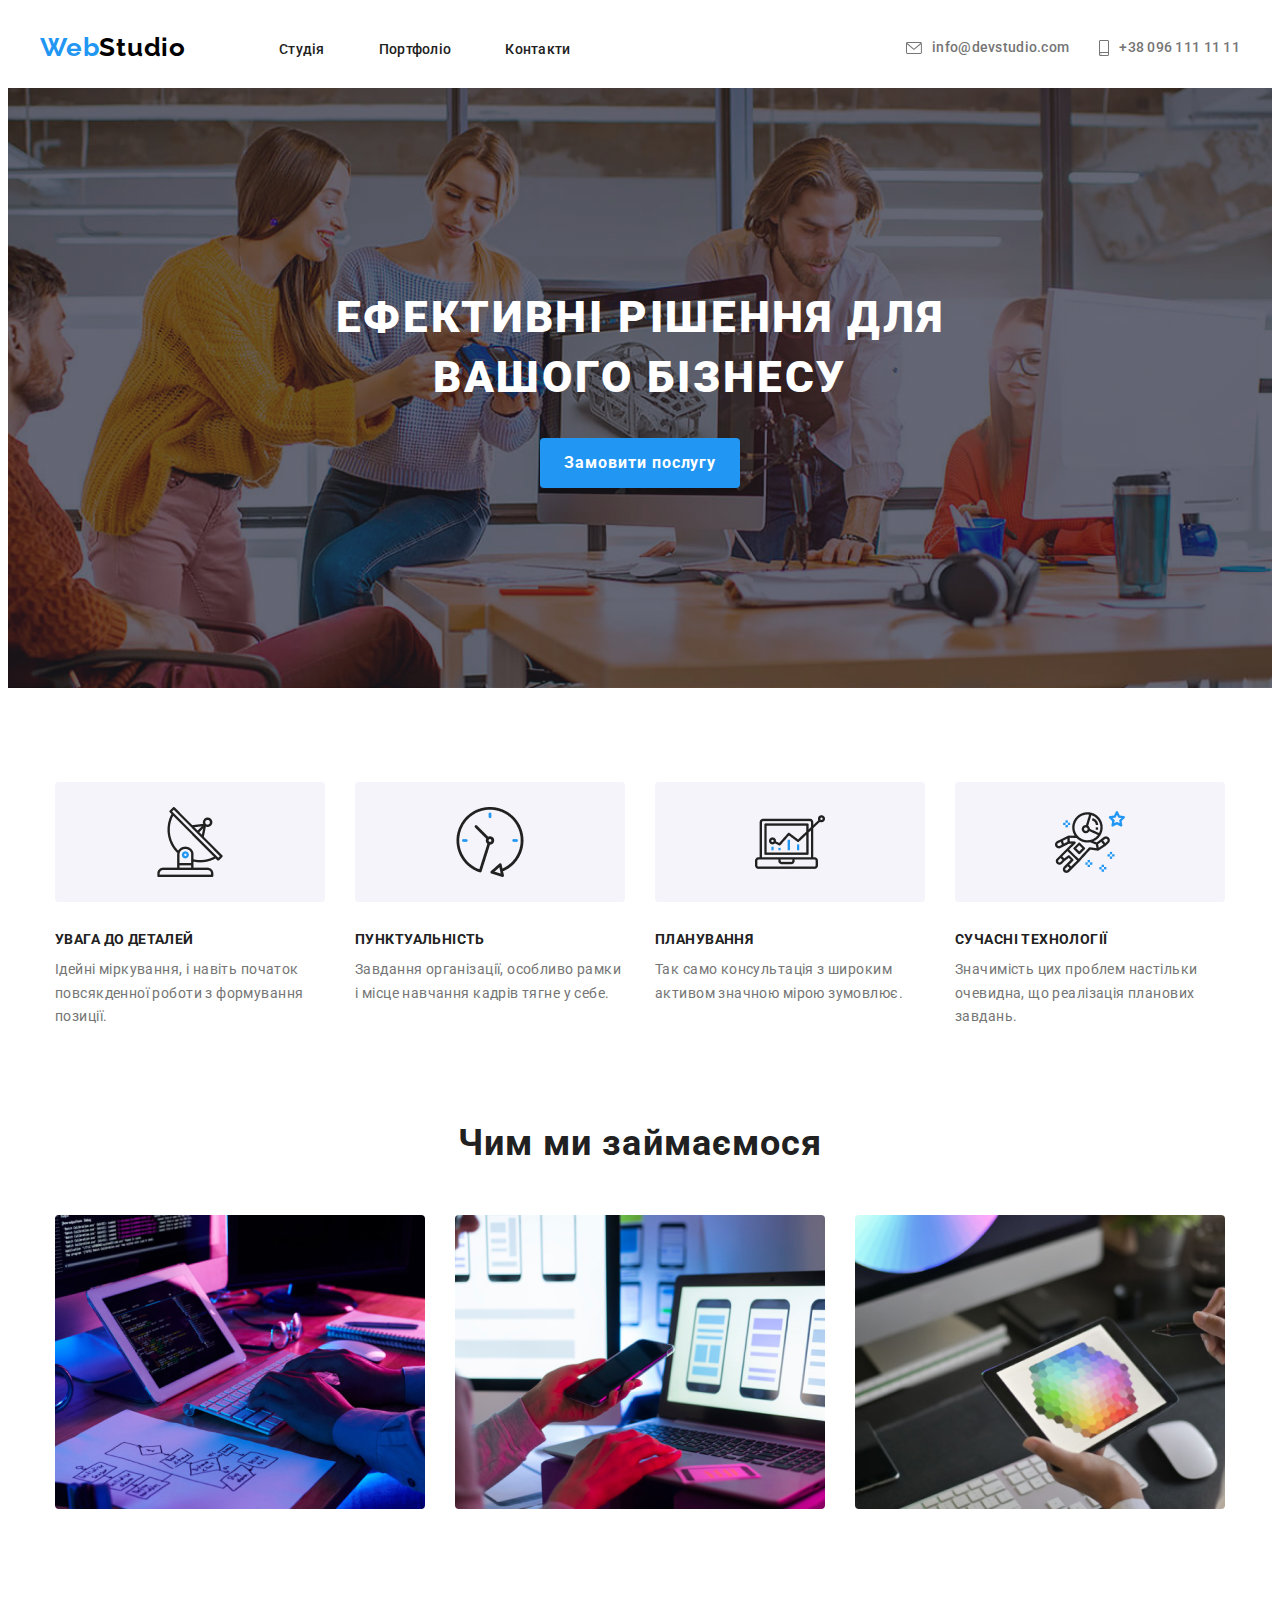
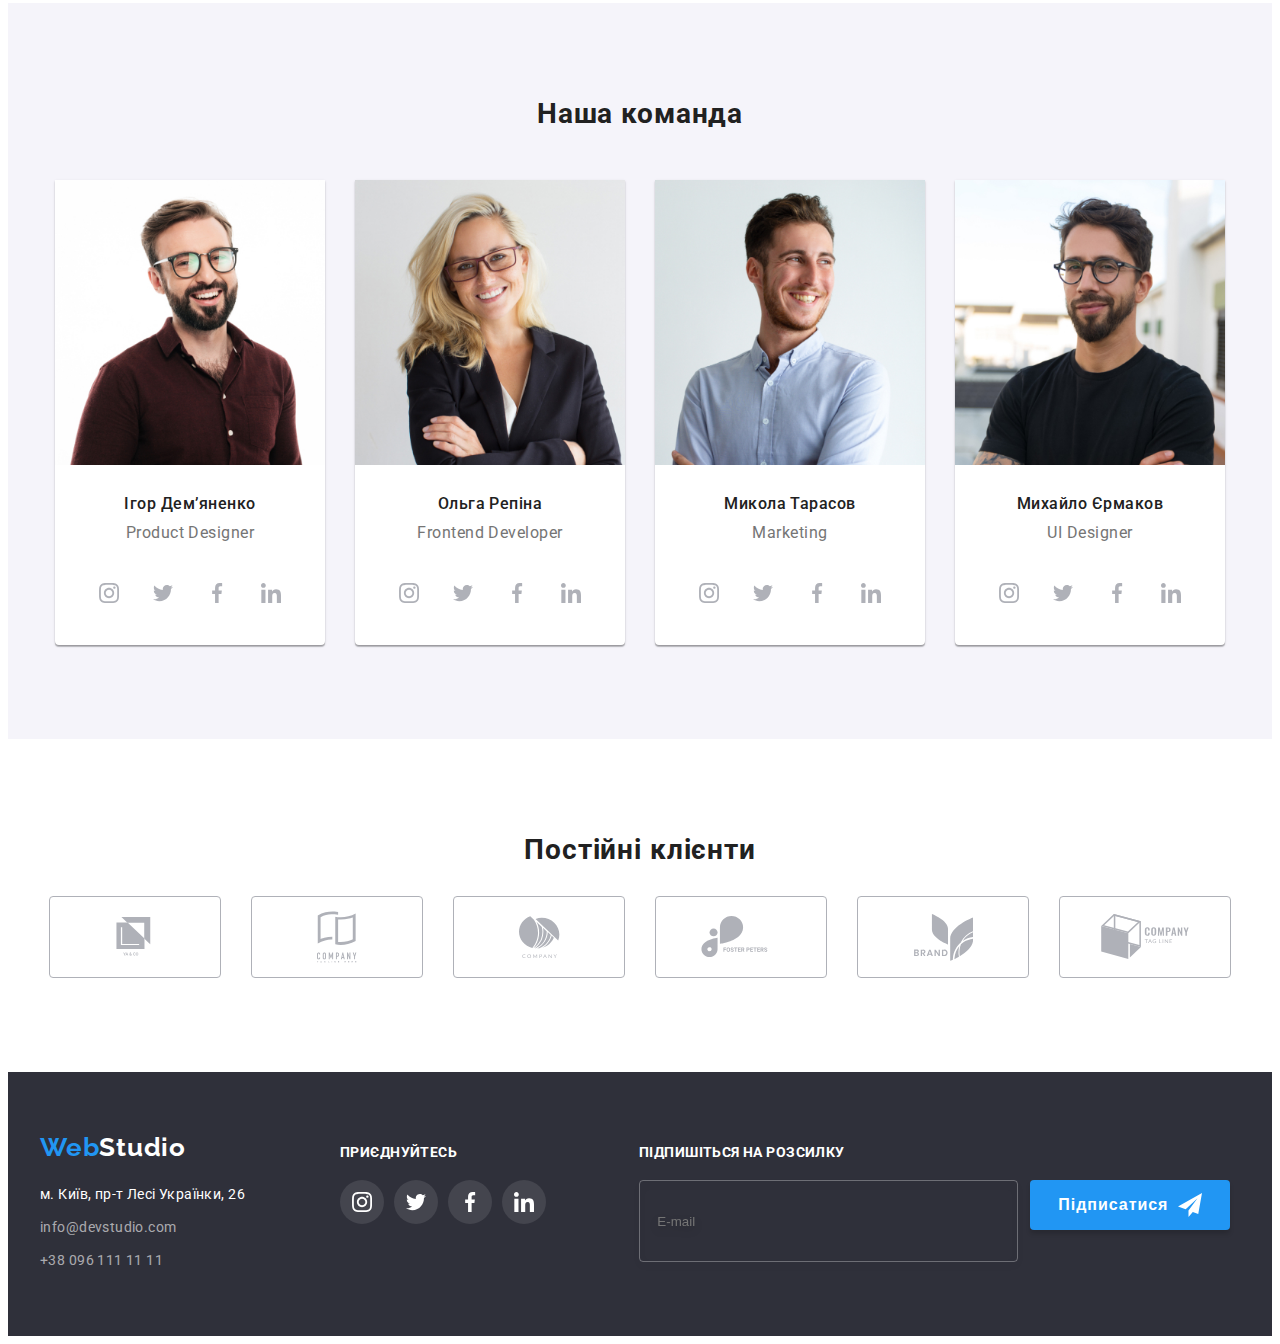
<file: index.html>
<!DOCTYPE html>
<html lang="en">
  <head>
    <meta charset="UTF-8" />
    <meta http-equiv="X-UA-Compatible" content="IE=edge" />
    <meta name="viewport" content="width=device-width, initial-scale=1.0" />
    <title>WebStudio</title>
    <link
      href="https://fonts.googleapis.com/css2?family=Raleway:wght@400;700&family=Roboto:wght@400;500;900&display=swap"
      rel="stylesheet"
    />
    <link
      rel="stylesheet"
      href="https://cdnjs.cloudflare.com/ajax/libs/modern-normalize/1.1.0/modern-normalize.min.css"
      integrity="sha512-wpPYUAdjBVSE4KJnH1VR1HeZfpl1ub8YT/NKx4PuQ5NmX2tKuGu6U/JRp5y+Y8XG2tV+wKQpNHVUX03MfMFn9Q=="
      crossorigin="anonymous"
      referrerpolicy="no-referrer"
    />
    <link rel="stylesheet" href="./css/main.css" />
  </head>
  <body>
    <!-- Header -->

    <header class="header">
      <div class="container">
        <nav class="nav">
          <a href="./index.html" class="header__logo"
            ><span class="blue--logo">Web</span>Studio</a
          >
          <button class="nav__burger" data-mobile-open>
            <svg width="24" height="24">
              <use href="./images12/svg/menu-svg.svg#burger"></use>
            </svg>
          </button>
          <ul class="nav__list">
            <li class="nav__item">
              <a href="./index.html" class="nav--link active-page">Студія </a>
            </li>

            <li class="nav__item">
              <a href="./pages/portfolio.html" class="nav--link">Портфоліо </a>
            </li>

            <li class="nav__item">
              <a href="/" class="nav--link">Контакти </a>
              <ul class="header__submenu">
                <li class="submenu__item">
                  <a href="tel:+3809611111111" class="submenu__link">
                    +38 096 111 11 11
                  </a>
                </li>
                <li class="submenu__item">
                  <a href="mailto:info@devstudio.com" class="submenu__link">
                    info@devstudio.com
                  </a>
                </li>
                <img
                  src="./images12/qr-code.png"
                  alt="qr-code"
                  class="submenu__qr-code"
                />
              </ul>
            </li>
          </ul>
        </nav>
        <ul class="header__list">
          <li class="header__item">
            <a href="mailto:info@devstudio.com" class="header--link"
              ><svg class="header--pic" width="16px" height="12px">
                <use href="./images12/svg/header.svg#icon-envelope"></use></svg
              ><span>info@devstudio.com</span></a
            >
          </li>
          <li class="header__item">
            <a href="tel:+3809611111111" class="header--link"
              ><svg class="header--pic" width="10" height="16">
                <use
                  href="./images12/svg/header.svg#icon-smartphone"
                ></use></svg
              ><span>+38 096 111 11 11</span></a
            >
          </li>
        </ul>
      </div>
    </header>

    <!-- main -->
    <main>
      <!-- Герой -->

      <section class="hero">
        <h1 class="hero__title">Ефективні рішення для вашого бізнесу</h1>
        <button type="button" class="hero__button" data-open-modal>
          Замовити послугу
        </button>
      </section>

      <!-- Чому ми? -->

      <section class="why-we">
        <div class="container">
          <h2 hidden>Чому ми?</h2>
          <ul class="why-we__list">
            <li class="why-we__item">
              <h3 class="why-we__subtitle">УВАГА ДО ДЕТАЛЕЙ</h3>
              <p class="why-we__text">
                Ідейні міркування, і навіть початок повсякденної роботи з
                формування позиції.
              </p>
            </li>
            <li class="why-we__item">
              <h3 class="why-we__subtitle">Пунктуальність</h3>
              <p class="why-we__text">
                Завдання організації, особливо рамки і місце навчання кадрів
                тягне у себе.
              </p>
            </li>
            <li class="why-we__item">
              <h3 class="why-we__subtitle">ПЛАНУВАННЯ</h3>
              <p class="why-we__text">
                Так само консультація з широким активом значною мірою зумовлює.
              </p>
            </li>
            <li class="why-we__item">
              <h3 class="why-we__subtitle">Сучасні технології</h3>
              <p class="why-we__text">
                Значимість цих проблем настільки очевидна, що реалізація
                планових завдань.
              </p>
            </li>
          </ul>
        </div>
      </section>

      <!-- Чим ми займаємося? -->

      <section class="about">
        <div class="container">
          <h2 class="about__title">Чим ми займаємося</h2>
          <ul class="about__list">
            <li class="about__item">
              <img
                srcset="
                  ./images12/about/about-first-pc-1x.jpg 1x,
                  ./images12/about/about-first-pc-2x.jpg 2x
                "
                src="./images12/about/about-first-pc-1x.jpg"
                alt="tablet"
                class="about__img"
              />
              <div class="about-block">
                <p class="about-block__subtitle">ДЕСКТОПНІ ЗАСТОСУНКИ</p>
              </div>
            </li>
            <li class="about__item">
              <img
                srcset="
                  ./images12/about/about-sec-pc-1x.jpg 1x,
                  ./images12/about/about-sec-pc-2x.jpg 2x
                "
                src="./images12/about/about-sec-pc-1x.jpg"
                alt="mobile"
                class="about__img"
              />
              <div class="about-block">
                <p class="about-block__subtitle">МОБІЛЬНІ ЗАСТОСУНКИ</p>
              </div>
            </li>
            <li class="about__item">
              <img
                srcset="
                  ./images12/about/about-third-pc-1x.jpg 1x,
                  ./images12/about/about-third-pc-2x.jpg 2x
                "
                src="./images12/about/about-third-pc-1x.jpg"
                alt="tablet"
                class="about__img"
              />
              <div class="about-block">
                <p class="about-block__subtitle">ДИЗАЙНЕРСЬКІ РІШЕННЯ</p>
              </div>
            </li>
          </ul>
        </div>
      </section>

      <!-- Наша команда -->

      <section class="team">
        <div class="container">
          <h2 class="team__title">Наша команда</h2>
          <ul class="team__list">
            <li class="team__item">
              <picture>
                <source
                  media="(max-width: 767px)"
                  srcset="
                    ./images12/team/team-igor-mob-1x.jpg 1x,
                    ./images12/team/team-igor-mob-2x.jpg 2x
                  "
                />
                <source
                  media="(min-width: 768px)"
                  srcset="
                    ./images12/team/team-igor-tab-1x.jpg 1x,
                    ./images12/team/team-igor-tab-2x.jpg 2x
                  "
                />
                <source
                  media="(min-width: 1200px)"
                  srcset="
                    ./images12/team/team-igor-pc-1x.jpg 1x,
                    ./images12/team/team-igor-pc-2x.jpg 2x
                  "
                />
                <img
                  src="./images12/team/team-igor-pc-1x.jpg"
                  alt="Igor"
                  class="team__img"
                />
              </picture>
              <h3 class="team__subtitle">Ігор Дем’яненко</h3>
              <p class="team__text">Product Designer</p>
              <ul class="team-socials">
                <li class="socials__item">
                  <a href="https://www.instagram.com/">
                    <svg width="20px" height="20px">
                      <use
                        href="./images12/svg/symbol-defs.svg#icon-instagram"
                      ></use>
                    </svg>
                  </a>
                </li>
                <li class="socials__item">
                  <a href="https://twitter.com/?lang=ru">
                    <svg width="20px" height="20px">
                      <use
                        href="./images12/svg/symbol-defs.svg#icon-twitter"
                      ></use>
                    </svg>
                  </a>
                </li>
                <li class="socials__item">
                  <a href="https://uk-ua.facebook.com/">
                    <svg width="20px" height="20px">
                      <use
                        href="./images12/svg/symbol-defs.svg#icon-facebook"
                      ></use>
                    </svg>
                  </a>
                </li>
                <li class="socials__item">
                  <a href="https://ua.linkedin.com/">
                    <svg width="20px" height="20px">
                      <use
                        href="./images12/svg/symbol-defs.svg#icon-linkedin"
                      ></use>
                    </svg>
                  </a>
                </li>
              </ul>
            </li>
            <li class="team__item">
              <picture>
                <source
                  media="(max-width: 767px)"
                  srcset="
                    ./images12/team/team-olga-mob-1x.jpg 1x,
                    ./images12/team/team-olga-mob-2x.jpg 2x
                  "
                />
                <source
                  media="(min-width: 768px)"
                  srcset="
                    ./images12/team/team-olga-tab-1x.jpg 1x,
                    ./images12/team/team-olga-tab-2x.jpg 2x
                  "
                />
                <source
                  media="(min-width: 1200px)"
                  srcset="
                    ./images12/team/team-olga-pc-1x.jpg 1x,
                    ./images12/team/team-olga-pc-2x.jpg 2x
                  "
                />
                <img
                  src="./images12/team/team-olga-pc-1x.jpg"
                  alt="Olga"
                  class="team__img"
                />
              </picture>
              <h3 class="team__subtitle">Ольга Репіна</h3>
              <p class="team__text">Frontend Developer</p>
              <ul class="team-socials">
                <li class="socials__item">
                  <a href="https://www.instagram.com/">
                    <svg width="20px" height="20px">
                      <use
                        href="./images12/svg/symbol-defs.svg#icon-instagram"
                      ></use>
                    </svg>
                  </a>
                </li>
                <li class="socials__item">
                  <a href="https://twitter.com/?lang=ru">
                    <svg width="20px" height="20px">
                      <use
                        href="./images12/svg/symbol-defs.svg#icon-twitter"
                      ></use>
                    </svg>
                  </a>
                </li>
                <li class="socials__item">
                  <a href="https://uk-ua.facebook.com/">
                    <svg width="20px" height="20px">
                      <use
                        href="./images12/svg/symbol-defs.svg#icon-facebook"
                      ></use>
                    </svg>
                  </a>
                </li>
                <li class="socials__item">
                  <a href="https://ua.linkedin.com/">
                    <svg width="20px" height="20px">
                      <use
                        href="./images12/svg/symbol-defs.svg#icon-linkedin"
                      ></use>
                    </svg>
                  </a>
                </li>
              </ul>
            </li>
            <li class="team__item">
              <picture>
                <source
                  media="(max-width: 767px)"
                  srcset="
                    ./images12/team/team-mychola-mob-1x.jpg 1x,
                    ./images12/team/team-mychola-mob-2x.jpg 2x
                  "
                />
                <source
                  media="(min-width: 768px)"
                  srcset="
                    ./images12/team/team-mychola-tab-1x.jpg 1x,
                    ./images12/team/team-mychola-tab-2x.jpg 2x
                  "
                />
                <source
                  media="(min-width: 1200px)"
                  srcset="
                    ./images12/team/team-mychola-pc-1x.jpg 1x,
                    ./images12/team/team-mychola-pc-2x.jpg 2x
                  "
                />
                <img
                  src="./images12/kolyan.jpg"
                  alt="Kolya"
                  class="team__img"
                />
              </picture>

              <h3 class="team__subtitle">Микола Тарасов</h3>
              <p class="team__text">Marketing</p>
              <ul class="team-socials">
                <li class="socials__item">
                  <a href="https://www.instagram.com/">
                    <svg width="20px" height="20px">
                      <use
                        href="./images12/svg/symbol-defs.svg#icon-instagram"
                      ></use>
                    </svg>
                  </a>
                </li>
                <li class="socials__item">
                  <a href="https://twitter.com/?lang=ru">
                    <svg width="20px" height="20px">
                      <use
                        href="./images12/svg/symbol-defs.svg#icon-twitter"
                      ></use>
                    </svg>
                  </a>
                </li>
                <li class="socials__item">
                  <a href="https://uk-ua.facebook.com/">
                    <svg width="20px" height="20px">
                      <use
                        href="./images12/svg/symbol-defs.svg#icon-facebook"
                      ></use>
                    </svg>
                  </a>
                </li>
                <li class="socials__item">
                  <a href="https://ua.linkedin.com/">
                    <svg width="20px" height="20px">
                      <use
                        href="./images12/svg/symbol-defs.svg#icon-linkedin"
                      ></use>
                    </svg>
                  </a>
                </li>
              </ul>
            </li>
            <li class="team__item">
              <picture>
                <source
                  media="(max-width: 767px)"
                  srcset="
                    ./images12/team/team-myc-mob-1x.jpg 1x,
                    ./images12/team/team-myc-mob-2x.jpg 2x
                  "
                />
                <source
                  media="(min-width: 768px)"
                  srcset="
                    ./images12/team/team-myc-tab-1x.jpg 1x,
                    ./images12/team/team-myc-tab-2x.jpg 2x
                  "
                />
                <source
                  media="(min-width: 1200px)"
                  srcset="
                    ./images12/team/team-myc-pc-1x.jpg 1x,
                    ./images12/team/team-myc-pc-2x.jpg 2x
                  "
                />
                <img
                  src="./images12/michael.jpg"
                  alt="Michael"
                  class="team__img"
                />
              </picture>
              <h3 class="team__subtitle">Михайло Єрмаков</h3>
              <p class="team__text">UI Designer</p>
              <ul class="team-socials">
                <li class="socials__item">
                  <a href="https://www.instagram.com/">
                    <svg width="20px" height="20px">
                      <use
                        href="./images12/svg/symbol-defs.svg#icon-instagram"
                      ></use>
                    </svg>
                  </a>
                </li>
                <li class="socials__item">
                  <a href="https://twitter.com/?lang=ru">
                    <svg width="20px" height="20px">
                      <use
                        href="./images12/svg/symbol-defs.svg#icon-twitter"
                      ></use>
                    </svg>
                  </a>
                </li>
                <li class="socials__item">
                  <a href="https://uk-ua.facebook.com/">
                    <svg width="20px" height="20px">
                      <use
                        href="./images12/svg/symbol-defs.svg#icon-facebook"
                      ></use>
                    </svg>
                  </a>
                </li>
                <li class="socials__item">
                  <a href="https://ua.linkedin.com/">
                    <svg width="20px" height="20px">
                      <use
                        href="./images12/svg/symbol-defs.svg#icon-linkedin"
                      ></use>
                    </svg>
                  </a>
                </li>
              </ul>
            </li>
          </ul>
        </div>
      </section>

      <!-- Clients -->

      <section class="clients">
        <div class="container">
          <h2 class="clients__title">Постійні клієнти</h2>
          <ul class="clients__list">
            <li class="clients__item">
              <svg width="44.27px" height="41.23px">
                <use href="./images12/svg/clients.svg#icon-logo-1"></use>
              </svg>
            </li>
            <li class="clients__item">
              <svg width="40px" height="52px">
                <use href="./images12/svg/clients.svg#icon-logo-2"></use>
              </svg>
            </li>
            <li class="clients__item">
              <svg width="41px" height="42.6px">
                <use href="./images12/svg/clients.svg#icon-logo-3"></use>
              </svg>
            </li>
            <li class="clients__item">
              <svg width="79.66px" height="42.02px">
                <use href="./images12/svg/clients.svg#icon-logo-4"></use>
              </svg>
            </li>
            <li class="clients__item">
              <svg width="59px" height="47px">
                <use href="./images12/svg/clients.svg#icon-logo-5"></use>
              </svg>
            </li>
            <li class="clients__item">
              <svg width="88.48px" height="45.44px">
                <use href="./images12/svg/clients.svg#icon-logo-6"></use>
              </svg>
            </li>
          </ul>
        </div>
      </section>
    </main>

    <!-- footer -->

    <footer id="footer" class="footer">
      <div class="container">
        <div class="footer-contacts">
          <a href="/" class="footer__logo"
            ><span class="blue--logo">Web</span>Studio</a
          >
          <address class="address">м. Київ, пр-т Лесі Українки, 26</address>
          <a href="mailto:info@example.com" class="connection"
            >info@devstudio.com</a
          >
          <a href="tel:+380991111111" class="connection">+38 096 111 11 11</a>
        </div>

        <div class="footer-socials">
          <h3 class="footer__subtitle">Приєднуйтесь</h3>
          <ul class="footer-socials__list">
            <li class="footer-socials__item">
              <a href="https://www.instagram.com/" class="footer-socials__link">
                <svg width="20px" height="20px">
                  <use
                    href="./images12/svg/symbol-defs.svg#icon-instagram"
                  ></use>
                </svg>
              </a>
            </li>
            <li class="footer-socials__item">
              <a
                href="https://twitter.com/?lang=ru"
                class="footer-socials__link"
              >
                <svg width="20px" height="20px">
                  <use href="./images12/svg/symbol-defs.svg#icon-twitter"></use>
                </svg>
              </a>
            </li>
            <li class="footer-socials__item">
              <a
                href="https://uk-ua.facebook.com/"
                class="footer-socials__link"
              >
                <svg width="20px" height="20px">
                  <use
                    href="./images12/svg/symbol-defs.svg#icon-facebook"
                  ></use>
                </svg>
              </a>
            </li>
            <li class="footer-socials__item">
              <a href="https://ua.linkedin.com/" class="footer-socials__link">
                <svg width="20px" height="20px">
                  <use
                    href="./images12/svg/symbol-defs.svg#icon-linkedin"
                  ></use>
                </svg>
              </a>
            </li>
          </ul>
        </div>
        <div class="footer__mailing">
          <h3 class="footer__subtitle">Підпишіться на розсилку</h3>
          <input type="text" placeholder="E-mail" class="footer__input" />
          <button type="button" class="footer__btn">
            <svg width="24" height="24" class="footer__button__pic">
              <use href="./images12/svg/telegram.svg#telegram"></use></svg
            ><span class="footer__button__text">Підписатися</span>
          </button>
        </div>
      </div>
    </footer>

    <!-- Modal -->

    <section class="modal-section is-hidden" data-backdrop>
      <div class="modal">
        <form class="modal-form">
          <button class="modal__close-btn">
            <svg width="11" height="11" class="modal-close-svg">
              <use href="./images12/svg/close.svg#close-svg"></use>
            </svg>
          </button>
          <div class="modal-container">
            <h2 class="modal__title">
              Залиште свої дані, ми Вам зателефонуємо
            </h2>
            <ul class="modal__list">
              <li class="modal__item">
                <label class="modal__label" for="name">Ім’я</label>
                <div class="svg-block">
                  <input
                    type="text"
                    class="modal__input"
                    id="name"
                    name="user-name"
                    required
                    autocomplete="off"
                  />
                  <svg
                    width="18"
                    height="18"
                    class="modal__svg"
                    data-close-modal
                  >
                    <use
                      href="./images12/svg/modal.svg#icon-modal-person"
                    ></use>
                  </svg>
                </div>
              </li>
              <li class="modal__item">
                <label class="modal__label" for="phone">Телефон</label>
                <div class="svg-block">
                  <input
                    type="tel"
                    autofocus
                    class="modal__input"
                    id="phone"
                    name="user-phone"
                    autocomplete="off"
                  />
                  <svg width="18" height="18" class="modal__svg">
                    <use href="./images12/svg/modal.svg#icon-modal-phone"></use>
                  </svg>
                </div>
              </li>
              <li class="modal__item">
                <label class="modal__label" for="mail">Пошта</label>
                <div class="svg-block">
                  <input
                    type="email"
                    class="modal__input"
                    id="mail"
                    name="user-mail"
                  />
                  <svg width="18" height="18" class="modal__svg">
                    <use href="./images12/svg/modal.svg#icon-modal-email"></use>
                  </svg>
                </div>
              </li>
            </ul>
            <label class="modal__label" for="comment">Коментарі</label>
            <textarea
              class="modal__textarea"
              id="comment"
              placeholder="Введіть текст"
            ></textarea>
            <div class="checkbox-block">
              <input type="checkbox" class="modal__checkbox" id="accept" />
              <label for="accept" class="checkbox__label"
                >Погоджуюсь з розсилкою і приймаю
                <a class="modal__link" href="/">Умови договору</a></label
              >
            </div>
            <div class="modal-block">
              <button type="submit" class="modal__button">Надіслати</button>
            </div>
          </div>
        </form>
      </div>
    </section>

    <!-- Mobile modal -->

    <div class="backdrop is-hidden" data-mobile>
      <div class="mobile-modal">
        <button data-mobile-close class="menu__close">
          <svg width="40" height="40">
            <use href="./images12/svg/menu-svg.svg#burger-close"></use>
          </svg>
        </button>
        <div class="menu-container">
          <ul class="pagination">
            <li class="pagination__item">
              <a class="pagination__link" href="./index.html">Студія</a>
            </li>
            <li class="pagination__item">
              <a class="pagination__link" href="./pages/portfolio.html"
                >Портфоліо</a
              >
            </li>
            <li class="pagination__item">
              <a class="pagination__link" href="#footer">Контакти</a>
            </li>
          </ul>
        </div>

        <div class="menu-contacts">
          <a href="tel:+380961111111" class="menu__link">+38 096 111 11 11</a>
          <a href="mailto:info@devstudio.com" class="menu__mail"
            >info@devstudio.com</a
          >
          <div class="mobile-block">
            <ul class="aside">
              <li class="aside__item">
                <a href="https://www.instagram.com/" class="aside__link"
                  >Instagram</a
                >
              </li>
              <li class="aside__item">
                <a href="https://twitter.com/?lang=ru" class="aside__link"
                  >Twitter</a
                >
              </li>
              <li class="aside__item">
                <a href="https://uk-ua.facebook.com/" class="aside__link"
                  >Facebook</a
                >
              </li>
              <li class="aside__item">
                <a href="https://ua.linkedin.com/" class="aside__link"
                  >LinkedIn</a
                >
              </li>
            </ul>
          </div>
        </div>
      </div>
    </div>
    <script>
      const refs = {
        openModalBtn: document.querySelector('[data-open-modal]'),
        closeModalBtn: document.querySelector('[data-close-modal]'),
        backdrop: document.querySelector('[data-backdrop]'),
      };

      refs.openModalBtn.addEventListener('click', toggleModal);
      refs.closeModalBtn.addEventListener('click', toggleModal);

      refs.backdrop.addEventListener('click', logBackdropClick);

      function toggleModal() {
        refs.backdrop.classList.toggle('is-hidden');
      }

      function logBackdropClick() {
        console.log('Це клік в бекдроп');
      }
    </script>
    <script>
      (() => {
        const menuBtnRef = document.querySelector('[data-menu-button]');
        const mobileMenuRef = document.querySelector('[data-menu]');

        menuBtnRef.addEventListener('click', () => {
          const expanded =
            menuBtnRef.getAttribute('aria-expanded') === 'true' || false;

          menuBtnRef.classList.toggle('is-open');
          menuBtnRef.setAttribute('aria-expanded', !expanded);

          mobileMenuRef.classList.toggle('is-open');
        });
      })();
    </script>
    <script>
      (() => {
        const refs = {
          openModalBtn: document.querySelector('[data-mobile-open]'),
          closeModalBtn: document.querySelector('[data-mobile-close]'),
          modal: document.querySelector('[data-mobile]'),
        };

        refs.openModalBtn.addEventListener('click', toggleModal);
        refs.closeModalBtn.addEventListener('click', toggleModal);

        function toggleModal() {
          document.body.classList.toggle('modal-open');
          refs.modal.classList.toggle('is-hidden');
        }
      })();
    </script>
  </body>
</html>
</file>
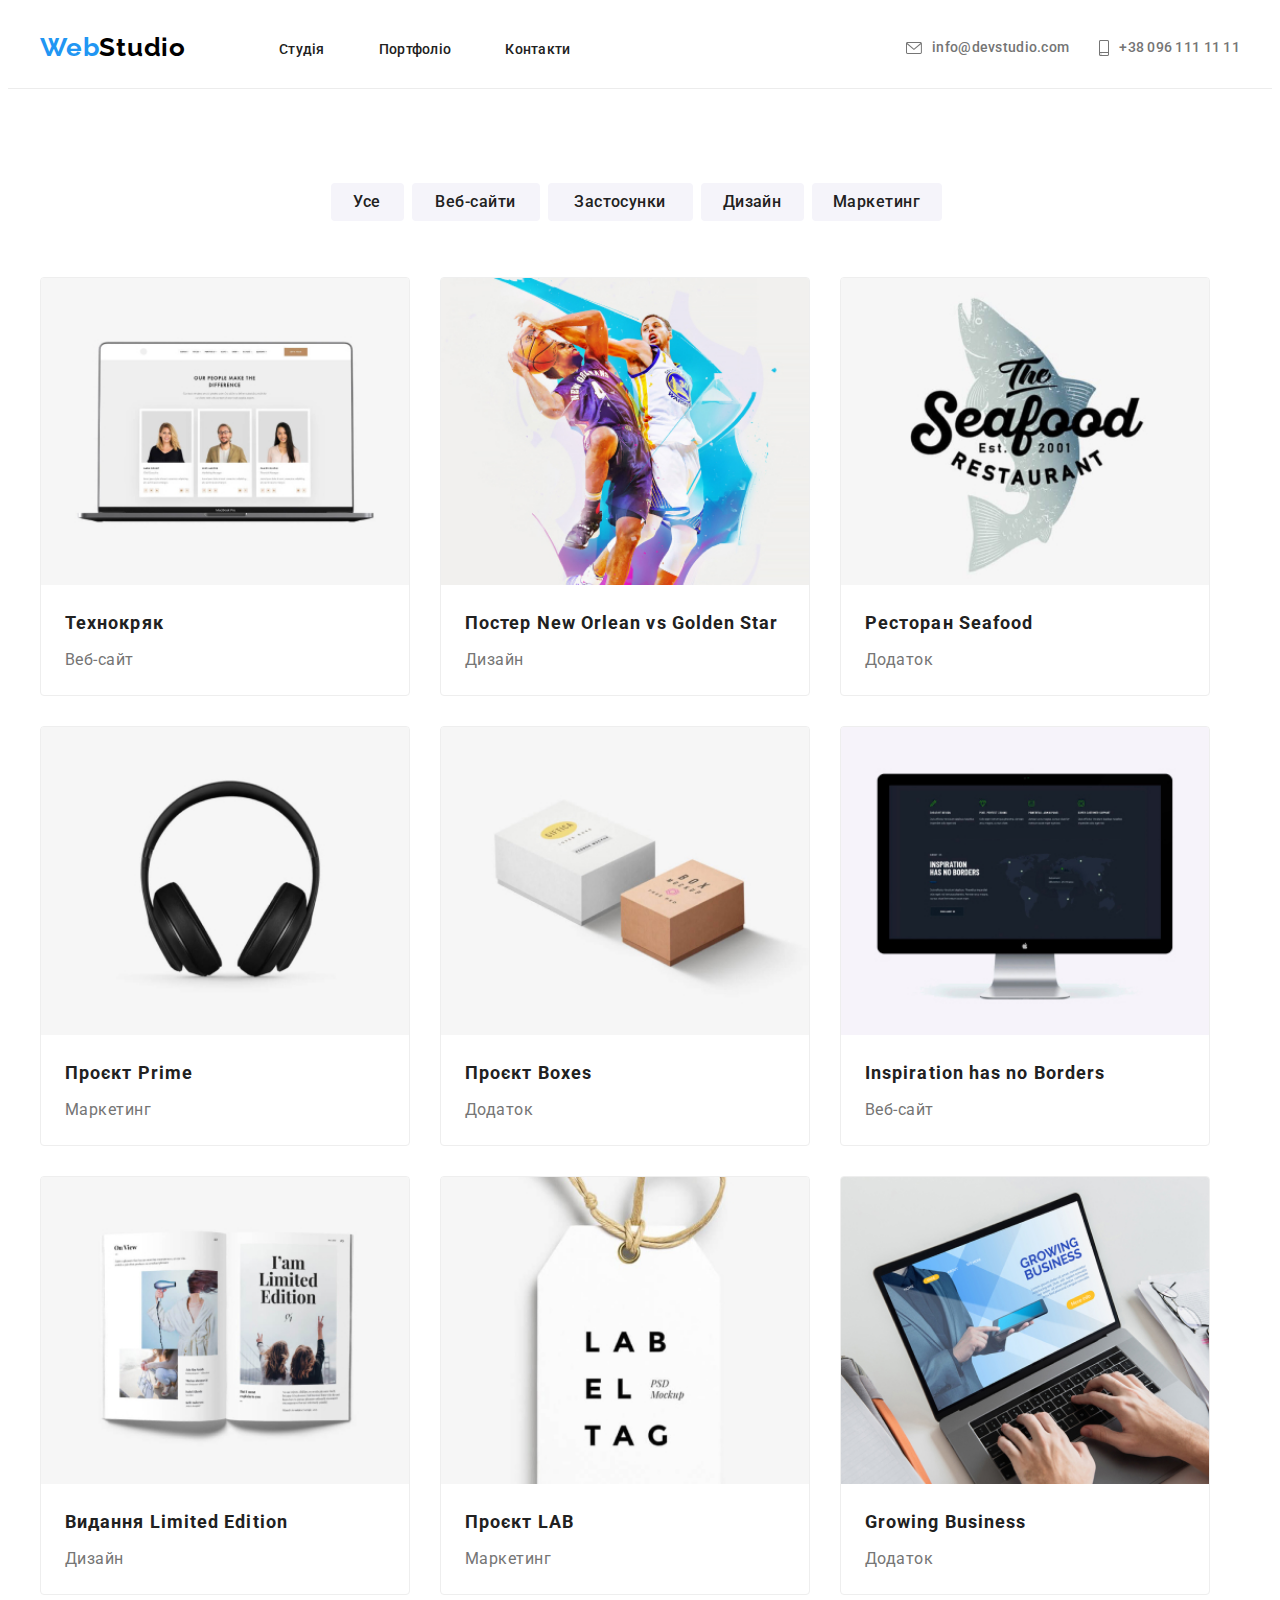
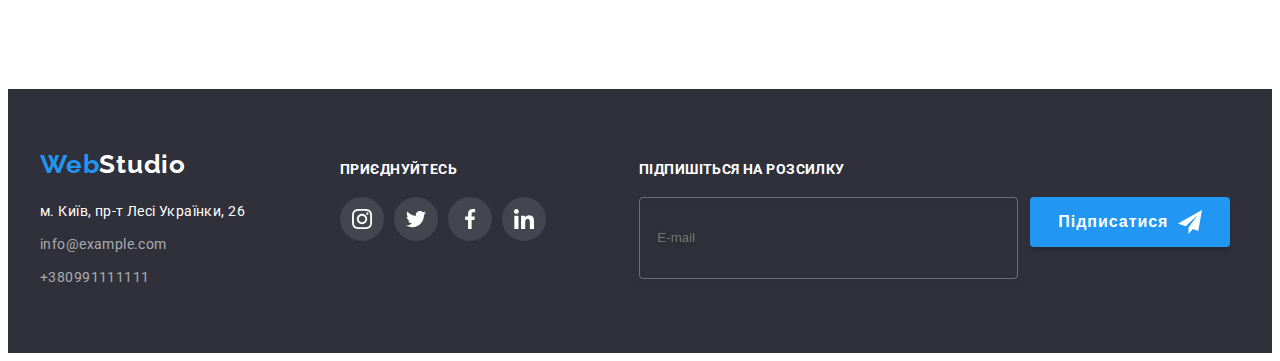
<file: pages/portfolio.html>
<!DOCTYPE html>
<html lang="en">
  <head>
    <meta charset="UTF-8" />
    <meta http-equiv="X-UA-Compatible" content="IE=edge" />
    <meta name="viewport" content="width=device-width, initial-scale=1.0" />
    <title>Портфоліо</title>
    <link
      href="https://fonts.googleapis.com/css2?family=Raleway:wght@400;700&family=Roboto:wght@400;500;900&display=swap"
      rel="stylesheet"
    />
    <link
      rel="stylesheet"
      href="https://cdnjs.cloudflare.com/ajax/libs/modern-normalize/1.1.0/modern-normalize.min.css"
      integrity="sha512-wpPYUAdjBVSE4KJnH1VR1HeZfpl1ub8YT/NKx4PuQ5NmX2tKuGu6U/JRp5y+Y8XG2tV+wKQpNHVUX03MfMFn9Q=="
      crossorigin="anonymous"
      referrerpolicy="no-referrer"
    />
    <link rel="stylesheet" href="../css/porfolio.css" />
  </head>
  <body>
    <!-- Header -->

    <header class="header">
      <div class="container">
        <nav class="nav">
          <a href="../index.html" class="header__logo"
            ><span class="blue--logo">Web</span>Studio</a
          >
          <button class="nav__burger" data-mobile-open>
            <svg width="24" height="24">
              <use href="../images12/svg/menu-svg.svg#burger"></use>
            </svg>
          </button>
          <ul class="nav__list">
            <li class="nav__item">
              <a href="../index.html" class="nav--link">Студія </a>
            </li>

            <li class="nav__item">
              <a href="../pages/portfolio.html" class="nav--link">Портфоліо </a>
            </li>

            <li class="nav__item">
              <a href="#footer" class="nav--link">Контакти </a>
               <ul class="header__submenu">
                <li class="submenu__item">
                  <a href="tel:+3809611111111" class="submenu__link">
                    +38 096 111 11 11
                  </a>
                </li>
                <li class="submenu__item">
                  <a href="mailto:info@devstudio.com" class="submenu__link">
                    info@devstudio.com
                  </a>
                </li>
              </ul>
            </li>
          </ul>
        </nav>
        <ul class="header__list">
          <li class="header__item">
            <a href="mailto:info@devstudio.com" class="header--link"
              ><svg class="header--pic" width="16px" height="12px">
                <use href="../images12/svg/header.svg#icon-envelope"></use></svg
              ><span>info@devstudio.com</span></a
            >
          </li>
          <li class="header__item">
            <a href="tel:+3809611111111" class="header--link"
              ><svg class="header--pic" width="10" height="16">
                <use
                  href="../images12/svg/header.svg#icon-smartphone"
                ></use></svg
              ><span>+38 096 111 11 11</span></a
            >
          </li>
        </ul>
      </div>
    </header>

    <!-- Main -->
    <main>
      <section class="filters">
        <div class="container">
          <h1 hidden>Webstudio Портфолио</h1>
          <ul class="filters__list">
            <li class="filters__item">
              <button class="filters__btn" style="width: 73px">Усе</button>
            </li>
            <li class="filters__item">
              <button class="filters__btn" style="width: 128px">
                Веб-сайти
              </button>
            </li>
            <li class="filters__item">
              <button class="filters__btn" style="width: 145px">
                Застосунки
              </button>
            </li>
            <li class="filters__item">
              <button class="filters__btn" style="width: 103px">Дизайн</button>
            </li>
            <li class="filters__item">
              <button class="filters__btn" style="width: 130px">
                Маркетинг
              </button>
            </li>
          </ul>
        </div>
      </section>
      <section class="projects">
        <div class="container">
          <ul class="projects__list">
            <li class="projects__item">
              <div class="card-overlay">
                <p class="card__description">
                  Технокряк це сучасний майданчик поширення коронавірусу.
                  Компанії використовують цю платформу для цифрового шпигунства
                  та атак на захищені сервери конкурентів.
                </p>
                <picture>
                  <source
                    media="(max-width: 767px)"
                    srcset="
                      ../images12/portfolio/portfolio1-mob-1x.jpg 1x,
                      ../images12/portfolio/portfolio1-mob-2x.jpg 2x
                    "
                  />
                  <source
                    media="(min-width: 768px)"
                    srcset="
                      ../images12/portfolio/portfolio1-tab-1x.jpg 1x,
                      ../images12/portfolio/portfolio1-tab-2x.jpg 2x
                    "
                  />
                  <source
                    media="(min-width: 1200px)"
                    srcset="
                      ../images12/portfolio/portfolio1-pc-1x.jpg 1x,
                      ../images12/portfolio/portfolio1-pc-2x.jpg 2x
                    "
                  />
                  <img
                    src="../images12/portfolio/portfolio1-tab-1x.jpg"
                    alt="technokryak"
                    class="projects__pic"
                  />
                </picture>
              </div>
              <h2 class="card__title">Технокряк</h2>
              <p class="card__text">Веб-сайт</p>
              <div class="item-block"></div>
            </li>
            <li class="projects__item">
              <div class="card-overlay">
                <p class="card__description">
                  Ресурс пропонує комплексні пропозиції з різним рівнем
                  функціоналу та сервісів. Все це дозволить відвідувачу отримати
                  вичерпні відомості про компанію чи приватну особу.
                </p>
                <picture>
                  <source
                    media="(max-width: 767px)"
                    srcset="
                      ../images12/portfolio/portfolio2-mob-1x.jpg 1x,
                      ../images12/portfolio/portfolio2-mob-2x.jpg 2x
                    "
                  />
                  <source
                    media="(min-width: 768px)"
                    srcset="
                      ../images12/portfolio/portfolio2-tab-1x.jpg 1x,
                      ../images12/portfolio/portfolio2-tab-2x.jpg 2x
                    "
                  />
                  <source
                    media="(min-width: 1200px)"
                    srcset="
                      ../images12/portfolio/portfolio2-pc-1x.jpg 1x,
                      ../images12/portfolio/portfolio2-pc-2x.jpg 2x
                    "
                  />
                  <img
                    src="../images12/portfolio/portfolio2-tab-1x.jpg"
                    alt="new-orlean"
                    class="projects__pic"
                  />
                </picture>
              </div>
              <h2 class="card__title">Постер New Orlean vs Golden Star</h2>
              <p class="card__text">Дизайн</p>
              <div class="item-block"></div>
            </li>
            <li class="projects__item">
              <div class="card-overlay">
                <p class="card__description">
                  Технокряк це сучасний майданчик поширення коронавірусу.
                  Компанії використовують цю платформу для цифрового шпигунства
                  та атак на захищені сервери конкурентів.
                </p>
                <picture>
                  <source
                    media="(max-width: 767px)"
                    srcset="
                      ../images12/portfolio/portfolio3-mob-1x.jpg 1x,
                      ../images12/portfolio/portfolio3-mob-2x.jpg 2x
                    "
                  />
                  <source
                    media="(min-width: 768px)"
                    srcset="
                      ../images12/portfolio/portfolio3-tab-1x.jpg 1x,
                      ../images12/portfolio/portfolio3-tab-2x.jpg 2x
                    "
                  />
                  <source
                    media="(min-width: 1200px)"
                    srcset="
                      ../images12/portfolio/portfolio3-pc-1x.jpg 1x,
                      ../images12/portfolio/portfolio3-pc-2x.jpg 2x
                    "
                  />
                  <img
                    src="../images12/portfolio/portfolio3-tab-1x.jpg"
                    alt="seafood-restaurant"
                    class="projects__pic"
                  />
                </picture>
              </div>
              <h2 class="card__title">Ресторан Seafood</h2>
              <p class="card__text">Додаток</p>
              <div class="item-block"></div>
            </li>
            <li class="projects__item">
              <div class="card-overlay">
                <p class="card__description">
                  Ресурс пропонує комплексні пропозиції з різним рівнем
                  функціоналу та сервісів. Все це дозволить відвідувачу отримати
                  вичерпні відомості про компанію чи приватну особу.
                </p>
                <picture>
                  <source
                    media="(max-width: 767px)"
                    srcset="
                      ../images12/portfolio/portfolio4-mob-1x.jpg 1x,
                      ../images12/portfolio/portfolio4-mob-2x.jpg 2x
                    "
                  />
                  <source
                    media="(min-width: 768px)"
                    srcset="
                      ../images12/portfolio/portfolio4-tab-1x.jpg 1x,
                      ../images12/portfolio/portfolio4-tab-2x.jpg 2x
                    "
                  />
                  <source
                    media="(min-width: 1200px)"
                    srcset="
                      ../images12/portfolio/portfolio4-pc-1x.jpg 1x,
                      ../images12/portfolio/portfolio4-pc-2x.jpg 2x
                    "
                  />
                  <img
                    src="../images12/portfolio/portfolio4-tab-1x.jpg"
                    alt="prime-project"
                    class="projects__pic"
                  />
                </picture>
              </div>
              <h2 class="card__title">Проєкт Prime</h2>
              <p class="card__text">Маркетинг</p>
              <div class="item-block"></div>
            </li>
            <li class="projects__item">
              <div class="card-overlay">
                <p class="card__description">
                  Технокряк це сучасний майданчик поширення коронавірусу.
                  Компанії використовують цю платформу для цифрового шпигунства
                  та атак на захищені сервери конкурентів.
                </p>
                <picture>
                  <source
                    media="(max-width: 767px)"
                    srcset="
                      ../images12/portfolio/portfolio5-mob-1x.jpg 1x,
                      ../images12/portfolio/portfolio5-mob-2x.jpg 2x
                    "
                  />
                  <source
                    media="(min-width: 768px)"
                    srcset="
                      ../images12/portfolio/portfolio5-tab-1x.jpg 1x,
                      ../images12/portfolio/portfolio5-tab-2x.jpg 2x
                    "
                  />
                  <source
                    media="(min-width: 1200px)"
                    srcset="
                      ../images12/portfolio/portfolio5-pc-1x.jpg 1x,
                      ../images12/portfolio/portfolio5-pc-2x.jpg 2x
                    "
                  />
                  <img
                    src="../images12/portfolio/portfolio5-tab-1x.jpg"
                    alt="just-boxes"
                    class="projects__pic"
                  />
                </picture>
              </div>
              <h2 class="card__title">Проєкт Boxes</h2>
              <p class="card__text">Додаток</p>
              <div class="item-block"></div>
            </li>
            <li class="projects__item">
              <div class="card-overlay">
                <p class="card__description">
                  Ресурс пропонує комплексні пропозиції з різним рівнем
                  функціоналу та сервісів. Все це дозволить відвідувачу отримати
                  вичерпні відомості про компанію чи приватну особу.
                </p>
                <picture>
                  <source
                    media="(max-width: 767px)"
                    srcset="
                      ../images12/portfolio/portfolio6-mob-1x.jpg 1x,
                      ../images12/portfolio/portfolio6-mob-2x.jpg 2x
                    "
                  />
                  <source
                    media="(min-width: 768px)"
                    srcset="
                      ../images12/portfolio/portfolio6-tab-1x.jpg 1x,
                      ../images12/portfolio/portfolio6-tab-2x.jpg 2x
                    "
                  />
                  <source
                    media="(min-width: 1200px)"
                    srcset="
                      ../images12/portfolio/portfolio6-pc-1x.jpg 1x,
                      ../images12/portfolio/portfolio6-pc-2x.jpg 2x
                    "
                  />
                  <img
                    src="../images12/portfolio/portfolio6-tab-1x.jpg"
                    alt="inspiration-without-borders"
                    class="projects__pic"
                  />
                </picture>
              </div>
              <h2 class="card__title">Inspiration has no Borders</h2>
              <p class="card__text">Веб-сайт</p>
              <div class="item-block"></div>
            </li>
            <li class="projects__item">
              <div class="card-overlay">
                <p class="card__description">
                  Ресурс пропонує комплексні пропозиції з різним рівнем
                  функціоналу та сервісів. Все це дозволить відвідувачу отримати
                  вичерпні відомості про компанію чи приватну особу.
                </p>
                <picture>
                  <source
                    media="(max-width: 767px)"
                    srcset="
                      ../images12/portfolio/portfolio7-mob-1x.jpg 1x,
                      ../images12/portfolio/portfolio7-mob-2x.jpg 2x
                    "
                  />
                  <source
                    media="(min-width: 768px)"
                    srcset="
                      ../images12/portfolio/portfolio7-tab-1x.jpg 1x,
                      ../images12/portfolio/portfolio7-tab-2x.jpg 2x
                    "
                  />
                  <source
                    media="(min-width: 1200px)"
                    srcset="
                      ../images12/portfolio/portfolio7-pc-1x.jpg 1x,
                      ../images12/portfolio/portfolio7-pc-2x.jpg 2x
                    "
                  />
                  <img
                    src="../images12/portfolio/portfolio7-tab-1x.jpg"
                    alt="limited-edition"
                    class="projects__pic"
                  />
                </picture>
              </div>
              <h2 class="card__title">Видання Limited Edition</h2>
              <p class="card__text">Дизайн</p>
              <div class="item-block"></div>
            </li>
            <li class="projects__item">
              <div class="card-overlay">
                <p class="card__description">
                  Ресурс пропонує комплексні пропозиції з різним рівнем
                  функціоналу та сервісів. Все це дозволить відвідувачу отримати
                  вичерпні відомості про компанію чи приватну особу.
                </p>
                <picture>
                  <source
                    media="(max-width: 767px)"
                    srcset="
                      ../images12/portfolio/portfolio8-mob-1x.jpg 1x,
                      ../images12/portfolio/portfolio8-mob-2x.jpg 2x
                    "
                  />
                  <source
                    media="(min-width: 768px)"
                    srcset="
                      ../images12/portfolio/portfolio8-tab-1x.jpg 1x,
                      ../images12/portfolio/portfolio8-tab-2x.jpg 2x
                    "
                  />
                  <source
                    media="(min-width: 1200px)"
                    srcset="
                      ../images12/portfolio/portfolio8-pc-1x.jpg 1x,
                      ../images12/portfolio/portfolio8-pc-2x.jpg 2x
                    "
                  />
                  <img
                    src="../images12/portfolio/portfolio8-tab-1x.jpg"
                    alt="lab-project"
                    class="projects__pic"
                  />
                </picture>
              </div>
              <h2 class="card__title">Проєкт LAB</h2>
              <p class="card__text">Маркетинг</p>
              <div class="item-block"></div>
            </li>
            <li class="projects__item">
              <div class="card-overlay">
                <p class="card__description">
                  Ресурс пропонує комплексні пропозиції з різним рівнем
                  функціоналу та сервісів. Все це дозволить відвідувачу отримати
                  вичерпні відомості про компанію чи приватну особу.
                </p>
                <picture>
                  <source
                    media="(max-width: 767px)"
                    srcset="
                      ../images12/portfolio/portfolio9-mob-1x.jpg 1x,
                      ../images12/portfolio/portfolio9-mob-2x.jpg 2x
                    "
                  />
                  <source
                    media="(min-width: 768px)"
                    srcset="
                      ../images12/portfolio/portfolio9-tab-1x.jpg 1x,
                      ../images12/portfolio/portfolio9-tab-2x.jpg 2x
                    "
                  />
                  <source
                    media="(min-width: 1200px)"
                    srcset="
                      ../images12/portfolio/portfolio9-pc-1x.jpg 1x,
                      ../images12/portfolio/portfolio9-pc-2x.jpg 2x
                    "
                  />
                  <img
                    src="../images12/portfolio/portfolio9-tab-1x.jpg"
                    alt="growing-bussines"
                    class="projects__pic"
                  />
                </picture>
              </div>
              <h2 class="card__title">Growing Business</h2>
              <p class="card__text">Додаток</p>
              <div class="item-block"></div>
            </li>
          </ul>
        </div>
      </section>
    </main>

    <!-- footer -->

    <footer id="footer" class="footer">
      <div class="container">
        <div class="footer-contacts">
          <a href="/" class="footer__logo"
            ><span class="blue--logo">Web</span>Studio</a
          >
          <address class="address">м. Київ, пр-т Лесі Українки, 26</address>
          <a href="mailto:info@example.com" class="connection"
            >info@example.com</a
          >
          <a href="tel:+380991111111" class="connection">+380991111111</a>
        </div>

        <div class="footer-socials">
          <h3 class="footer__subtitle">Приєднуйтесь</h3>
          <ul class="footer-socials__list">
            <li class="footer-socials__item">
              <a href="https://www.instagram.com/" class="footer-socials__link">
                <svg width="20px" height="20px">
                  <use
                    href="../images12/svg/symbol-defs.svg#icon-instagram"
                  ></use>
                </svg>
              </a>
            </li>
            <li class="footer-socials__item">
              <a
                href="https://twitter.com/?lang=ru"
                class="footer-socials__link"
              >
                <svg width="20px" height="20px">
                  <use
                    href="../images12/svg/symbol-defs.svg#icon-twitter"
                  ></use>
                </svg>
              </a>
            </li>
            <li class="footer-socials__item">
              <a
                href="https://uk-ua.facebook.com/"
                class="footer-socials__link"
              >
                <svg width="20px" height="20px">
                  <use
                    href="../images12/svg/symbol-defs.svg#icon-facebook"
                  ></use>
                </svg>
              </a>
            </li>
            <li class="footer-socials__item">
              <a href="https://ua.linkedin.com/" class="footer-socials__link">
                <svg width="20px" height="20px">
                  <use
                    href="../images12/svg/symbol-defs.svg#icon-linkedin"
                  ></use>
                </svg>
              </a>
            </li>
          </ul>
        </div>

        <div class="footer__mailing">
          <h3 class="footer__subtitle">Підпишіться на розсилку</h3>
          <input type="text" placeholder="E-mail" class="footer__input" />
          <button type="button" class="footer__btn">
            <svg width="24" height="24" class="footer__button__pic">
              <use href="../images12/svg/telegram.svg#telegram"></use></svg
            ><span class="footer__button__text">Підписатися</span>
          </button>
        </div>
      </div>
    </footer>

    <!-- Mobile modal  -->

    <div class="backdrop is-hidden" data-mobile>
      <div class="mobile-modal">
        <button data-mobile-close class="menu__close">
          <svg width="40" height="40">
            <use href="../images12/svg/menu-svg.svg#burger-close"></use>
          </svg>
        </button>
        <div class="menu-container">
          <ul class="pagination">
            <li class="pagination__item">
              <a class="pagination__link" href="./index.html">Студія</a>
            </li>
            <li class="pagination__item">
              <a class="pagination__link" href="./pages/portfolio.html"
                >Портфоліо</a
              >
            </li>
            <li class="pagination__item">
              <a class="pagination__link" href="#footer">Контакти</a>
            </li>
          </ul>
        </div>

        <div class="menu-contacts">
          <a href="tel:+380961111111" class="menu__link">+38 096 111 11 11</a>
          <a href="mailto:info@devstudio.com" class="menu__mail"
            >info@devstudio.com</a
          >
          <div class="mobile-block">
            <ul class="aside">
              <li class="aside__item">
                <a href="https://www.instagram.com/" class="aside__link"
                  >Instagram</a
                >
              </li>
              <li class="aside__item">
                <a href="https://twitter.com/?lang=ru" class="aside__link"
                  >Twitter</a
                >
              </li>
              <li class="aside__item">
                <a href="https://uk-ua.facebook.com/" class="aside__link"
                  >Facebook</a
                >
              </li>
              <li class="aside__item">
                <a href="https://ua.linkedin.com/" class="aside__link"
                  >LinkedIn</a
                >
              </li>
            </ul>
          </div>
        </div>
      </div>
    </div>
    <script>
      (() => {
        const refs = {
          openModalBtn: document.querySelector('[data-mobile-open]'),
          closeModalBtn: document.querySelector('[data-mobile-close]'),
          modal: document.querySelector('[data-mobile]'),
        };

        refs.openModalBtn.addEventListener('click', toggleModal);
        refs.closeModalBtn.addEventListener('click', toggleModal);

        function toggleModal() {
          document.body.classList.toggle('modal-open');
          refs.modal.classList.toggle('is-hidden');
        }
      })();
    </script>
  </body>
</html>
</file>
<file: css/main.css>
.modal__close-btn {
  display: -webkit-box;
  display: -ms-flexbox;
  display: flex;
  -webkit-box-pack: center;
      -ms-flex-pack: center;
          justify-content: center;
  -webkit-box-align: center;
      -ms-flex-align: center;
          align-items: center;
}

body {
  font-family: "Roboto";
}

ul {
  list-style: none;
  padding: 0;
  margin: 0;
}

a {
  text-decoration: none;
}

h1,
h2,
h3 {
  margin-top: 0;
  margin-bottom: 0;
}

p {
  margin: 0;
}

img {
  display: block;
  width: 100%;
}

input {
  outline: none;
}

textarea {
  outline: none;
}

body {
  font-family: "Roboto";
}

.container {
  padding-right: 15px;
  padding-left: 15px;
  margin-right: auto;
  margin-left: auto;
  width: auto;
}
@media screen and (min-width: 480px) {
  .container {
    width: 480px;
  }
}
@media screen and (min-width: 768px) {
  .container {
    width: 768px;
  }
}
@media screen and (min-width: 1200px) {
  .container {
    width: 1200px;
  }
}

button {
  cursor: pointer;
  -webkit-transition-duration: 250ms;
          transition-duration: 250ms;
}
button:hover {
  -webkit-transform: scale(1.05);
          transform: scale(1.05);
}

.header {
  display: -webkit-box;
  display: -ms-flexbox;
  display: flex;
}
@media screen and (min-width: 480px) {
  .header {
    height: 60px;
  }
}
@media screen and (min-width: 768px) {
  .header {
    height: 80px;
  }
}
@media screen and (min-width: 1200px) {
  .header {
    height: 80px;
  }
}

.header .container {
  margin-right: 0;
  margin-left: 0;
}
@media screen and (min-width: 480px) {
  .header .container {
    margin-right: auto;
    margin-left: auto;
  }
}

.header .header__logo {
  -webkit-box-align: center;
      -ms-flex-align: center;
          align-items: center;
  padding-top: 16px;
  padding-bottom: 16px;
}
@media screen and (min-width: 768px) {
  .header .header__logo {
    padding-top: 26px;
    padding-bottom: 26px;
  }
}
@media screen and (min-width: 1200px) {
  .header .header__logo {
    padding-bottom: 25px;
    padding-top: 24px;
  }
}

.header .container {
  display: -webkit-box;
  display: -ms-flexbox;
  display: flex;
}

.nav {
  display: -webkit-box;
  display: -ms-flexbox;
  display: flex;
}

.header__logo {
  font-family: "Raleway";
  font-weight: 700;
  font-size: 26px;
  line-height: 1.19;
  letter-spacing: 0.03em;
  color: black;
  text-decoration: none;
  display: -webkit-box;
  display: -ms-flexbox;
  display: flex;
  display: block;
  padding-top: 16px;
}
@media screen and (min-width: 768px) {
  .header__logo {
    padding-top: 26px;
  }
}
@media screen and (min-width: 1200px) {
  .header__logo {
    padding-top: 24px;
  }
}

.blue--logo {
  color: #2196f3;
}

.nav {
  display: -webkit-box;
  display: -ms-flexbox;
  display: flex;
}
@media screen and (min-width: 480px) {
  .nav {
    -webkit-box-pack: start;
        -ms-flex-pack: start;
            justify-content: flex-start;
  }
}
.nav__list {
  display: -webkit-box;
  display: -ms-flexbox;
  display: flex;
  -webkit-box-pack: center;
      -ms-flex-pack: center;
          justify-content: center;
  margin-left: 88px;
  -webkit-box-align: center;
      -ms-flex-align: center;
          align-items: center;
}
@media screen and (min-width: 1200px) {
  .nav__list {
    margin-left: 93px;
  }
}

.nav__burger {
  background-color: transparent;
  border: none;
  display: block;
  margin-left: auto;
  padding-top: 12px;
  padding-bottom: 12px;
}
@media screen and (min-width: 320px) {
  .nav__burger {
    position: absolute;
    right: 23px;
    top: 6px;
  }
}
@media screen and (min-width: 480px) {
  .nav__burger {
    position: static;
    margin-left: 256px;
  }
}
@media screen and (min-width: 768px) {
  .nav__burger {
    display: none;
    margin-right: 0;
  }
}

.nav__list {
  display: none;
}
@media screen and (min-width: 768px) {
  .nav__list {
    display: -webkit-box;
    display: -ms-flexbox;
    display: flex;
  }
}
@media screen and (min-width: 1200px) {
  .nav__list {
    display: -webkit-box;
    display: -ms-flexbox;
    display: flex;
  }
}

.nav__item {
  margin-right: 51px;
}
@media screen and (min-width: 1200px) {
  .nav__item {
    margin-right: 54px;
  }
}
.nav__item:nth-child(3) {
  position: relative;
}
@media screen and (min-width: 768px) {
  .nav__item:nth-child(3) {
    margin-right: 0;
  }
}

.nav--link {
  font-weight: 500;
  font-size: 14px;
  line-height: 1.14;
  letter-spacing: 0.02em;
  color: #212121;
  -webkit-transition-property: color;
  transition-property: color;
  -webkit-transition-duration: 250ms;
          transition-duration: 250ms;
  -webkit-transition-timing-function: cubic-bezier(0.01, -0.01, 0.55, 1);
          transition-timing-function: cubic-bezier(0.01, -0.01, 0.55, 1);
  -webkit-transition-delay: 50ms;
          transition-delay: 50ms;
  position: relative;
}
.nav--link::after {
  content: "";
  display: block;
  width: 100%;
  height: 5px;
  background-color: #2196f3;
  border-radius: 3px;
  position: absolute;
  top: 43px;
  left: 0;
  -webkit-transition: opacity 250ms cubic-bezier(0.165, 0.84, 0.44, 1) 350ms, -webkit-transform 500ms cubic-bezier(0.175, 0.885, 0.32, 1.275);
  transition: opacity 250ms cubic-bezier(0.165, 0.84, 0.44, 1) 350ms, -webkit-transform 500ms cubic-bezier(0.175, 0.885, 0.32, 1.275);
  transition: opacity 250ms cubic-bezier(0.165, 0.84, 0.44, 1) 350ms, transform 500ms cubic-bezier(0.175, 0.885, 0.32, 1.275);
  transition: opacity 250ms cubic-bezier(0.165, 0.84, 0.44, 1) 350ms, transform 500ms cubic-bezier(0.175, 0.885, 0.32, 1.275), -webkit-transform 500ms cubic-bezier(0.175, 0.885, 0.32, 1.275);
  -webkit-transform: scaleX(0);
          transform: scaleX(0);
}
.nav--link:hover::after {
  opacity: 1;
  width: 100%;
  -webkit-transform: scaleX(1);
          transform: scaleX(1);
}
.nav--link:hover {
  color: #2196f3;
  border: 0;
}

.header__list {
  display: -webkit-box;
  display: -ms-flexbox;
  display: flex;
  -webkit-box-align: center;
      -ms-flex-align: center;
          align-items: center;
  margin-left: 60px;
  display: none;
  -ms-flex-wrap: wrap;
      flex-wrap: wrap;
}
@media screen and (min-width: 768px) {
  .header__list {
    display: -webkit-box;
    display: -ms-flexbox;
    display: flex;
    margin-top: 21px;
    margin-bottom: 21px;
  }
}
@media screen and (min-width: 1200px) {
  .header__list {
    margin-left: auto;
    margin-top: 0;
    margin-bottom: 0;
  }
}

.header--link {
  color: #757575;
  font-weight: 500;
  font-size: 14px;
  line-height: 1.14;
  display: -webkit-box;
  display: -ms-flexbox;
  display: flex;
  -webkit-box-align: center;
      -ms-flex-align: center;
          align-items: center;
  letter-spacing: 0.02em;
  -webkit-transition-property: color;
  transition-property: color;
  -webkit-transition-duration: 250ms;
          transition-duration: 250ms;
  -webkit-transition-timing-function: cubic-bezier(0.01, -0.01, 0.55, 1);
          transition-timing-function: cubic-bezier(0.01, -0.01, 0.55, 1);
  -webkit-transition-delay: 50ms;
          transition-delay: 50ms;
}
.header--link:hover {
  fill: #2196f3;
  color: #2196f3;
}

.header__item {
  color: #757575;
  position: relative;
}
.header__item::after {
  content: "";
  display: block;
  width: 100%;
  height: 5px;
  background-color: #2196f3;
  border-radius: 3px;
  position: absolute;
  top: 43px;
  left: 0;
  -webkit-transition: opacity 250ms cubic-bezier(0.165, 0.84, 0.44, 1) 350ms, -webkit-transform 500ms cubic-bezier(0.175, 0.885, 0.32, 1.275);
  transition: opacity 250ms cubic-bezier(0.165, 0.84, 0.44, 1) 350ms, -webkit-transform 500ms cubic-bezier(0.175, 0.885, 0.32, 1.275);
  transition: opacity 250ms cubic-bezier(0.165, 0.84, 0.44, 1) 350ms, transform 500ms cubic-bezier(0.175, 0.885, 0.32, 1.275);
  transition: opacity 250ms cubic-bezier(0.165, 0.84, 0.44, 1) 350ms, transform 500ms cubic-bezier(0.175, 0.885, 0.32, 1.275), -webkit-transform 500ms cubic-bezier(0.175, 0.885, 0.32, 1.275);
  -webkit-transform: scaleX(0);
          transform: scaleX(0);
}
.header__item:hover::after {
  opacity: 0;
}
@media screen and (min-width: 1200px) {
  .header__item:hover::after {
    opacity: 1;
    width: 100%;
    -webkit-transform: scaleX(1);
            transform: scaleX(1);
  }
}
.header__item:first-child {
  margin-left: 0;
}
@media screen and (min-width: 768px) {
  .header__item:first-child {
    margin-bottom: 10px;
  }
}
@media screen and (min-width: 1200px) {
  .header__item:first-child {
    margin-bottom: 0;
  }
}
@media screen and (min-width: 768px) {
  .header__item {
    display: -webkit-box;
    display: -ms-flexbox;
    display: flex;
    margin-bottom: 10px;
  }
}
@media screen and (min-width: 1200px) {
  .header__item {
    margin-left: 30px;
    margin-bottom: 0;
  }
}
@media screen and (min-width: 768px) {
  .header__item::last-child {
    margin-left: 15px;
  }
}
@media screen and (min-width: 1200px) {
  .header__item::last-child {
    margin-left: 0;
  }
}

.header--pic {
  margin-right: 10px;
  fill: currentColor;
}

.header__submenu {
  opacity: 0;
  position: absolute;
  z-index: 2;
  top: 20px;
  left: 0;
  -webkit-transform: translateY(-100%);
          transform: translateY(-100%);
  -webkit-transition: -webkit-transform 300ms cubic-bezier(0.6, -0.02, 0.59, 0.88);
  transition: -webkit-transform 300ms cubic-bezier(0.6, -0.02, 0.59, 0.88);
  transition: transform 300ms cubic-bezier(0.6, -0.02, 0.59, 0.88);
  transition: transform 300ms cubic-bezier(0.6, -0.02, 0.59, 0.88), -webkit-transform 300ms cubic-bezier(0.6, -0.02, 0.59, 0.88);
}

.nav__item:nth-child(3):hover .header__submenu {
  display: block;
  position: absolute;
  opacity: 1;
  background-color: white;
  width: 250px;
  border-radius: 20px;
  padding: 15px 10px 10px 13px;
  -webkit-box-shadow: 0px 0px 4px 0px rgba(0, 0, 0, 0.39);
          box-shadow: 0px 0px 4px 0px rgba(0, 0, 0, 0.39);
  -webkit-transform: translateY(0);
          transform: translateY(0);
}

.submenu__link {
  font-weight: 500;
  font-size: 22px;
  line-height: 1.15;
  letter-spacing: 0.02em;
  color: #2196f3;
}

.nav__link:nth-child(3)::after {
  content: "";
  display: block;
  width: 20px;
  height: 20px;
  background-image: url(.../images12/svg/arrow.svg);
}

.submenu__qr-code {
  width: 100%;
}

.submenu__item:first-child {
  margin-bottom: 8px;
}

.hero {
  display: -webkit-box;
  display: -ms-flexbox;
  display: flex;
  -webkit-box-pack: center;
      -ms-flex-pack: center;
          justify-content: center;
  -webkit-box-align: center;
      -ms-flex-align: center;
          align-items: center;
  -webkit-box-orient: vertical;
  -webkit-box-direction: normal;
      -ms-flex-direction: column;
          flex-direction: column;
  background-image: -webkit-gradient(linear, left top, right top, from(rgba(47, 48, 58, 0.4)), to(rgba(47, 48, 58, 0.4))), url(../images12/hero/hero-background-mobile-1x.png);
  background-image: linear-gradient(to right, rgba(47, 48, 58, 0.4), rgba(47, 48, 58, 0.4)), url(../images12/hero/hero-background-mobile-1x.png);
  background-repeat: no-repeat;
  background-size: cover;
  background-position: center;
  padding-top: 118px;
  padding-right: 60px;
  padding-bottom: 118px;
  padding-left: 60px;
}
@media screen and (-webkit-min-device-pixel-ratio: 2), screen and (min-resolution: 2dppx) {
  .hero {
    background-image: -webkit-gradient(linear, left top, right top, from(rgba(47, 48, 58, 0.4)), to(rgba(47, 48, 58, 0.4))), url(../images12/hero/hero-background-mob-2x.png);
    background-image: linear-gradient(to right, rgba(47, 48, 58, 0.4), rgba(47, 48, 58, 0.4)), url(../images12/hero/hero-background-mob-2x.png);
  }
}
@media screen and (min-width: 768px) {
  .hero {
    padding-right: 204px;
    padding-left: 204px;
    background-image: -webkit-gradient(linear, left top, right top, from(rgba(47, 48, 58, 0.4)), to(rgba(47, 48, 58, 0.4))), url(../images12/hero/hero-background-tab-1x.png);
    background-image: linear-gradient(to right, rgba(47, 48, 58, 0.4), rgba(47, 48, 58, 0.4)), url(../images12/hero/hero-background-tab-1x.png);
  }
}
@media screen and (min-width: 768px) and (-webkit-min-device-pixel-ratio: 2), screen and (min-width: 768px) and (min-resolution: 2dppx) {
  .hero {
    background-image: -webkit-gradient(linear, left top, right top, from(rgba(47, 48, 58, 0.4)), to(rgba(47, 48, 58, 0.4))), url(../images12/hero/hero-background-mob-2x.png);
    background-image: linear-gradient(to right, rgba(47, 48, 58, 0.4), rgba(47, 48, 58, 0.4)), url(../images12/hero/hero-background-mob-2x.png);
  }
}
@media screen and (min-width: 1200px) {
  .hero {
    padding-top: 200px;
    padding-left: 248px;
    padding-right: 248px;
    padding-bottom: 200px;
    background-image: -webkit-gradient(linear, left top, right top, from(rgba(47, 48, 58, 0.4)), to(rgba(47, 48, 58, 0.4))), url(../images12/hero/hero-background-pc-1x.png);
    background-image: linear-gradient(to right, rgba(47, 48, 58, 0.4), rgba(47, 48, 58, 0.4)), url(../images12/hero/hero-background-pc-1x.png);
  }
}
@media screen and (min-width: 1200px) and (-webkit-min-device-pixel-ratio: 2), screen and (min-width: 1200px) and (min-resolution: 2dppx) {
  .hero {
    background-image: -webkit-gradient(linear, left top, right top, from(rgba(47, 48, 58, 0.4)), to(rgba(47, 48, 58, 0.4))), url(../images12/hero/hero-background-pc-2x.png);
    background-image: linear-gradient(to right, rgba(47, 48, 58, 0.4), rgba(47, 48, 58, 0.4)), url(../images12/hero/hero-background-pc-2x.png);
  }
}
.hero__title {
  font-style: normal;
  font-weight: 900;
  -ms-flex-wrap: wrap;
      flex-wrap: wrap;
  text-align: center;
  letter-spacing: 0.06em;
  text-transform: uppercase;
  color: #fff;
  font-size: 26px;
  line-height: 42px;
  flex-wrap: wrap;
}
@media screen and (min-width: 480px) {
  .hero__title {
    max-width: 360px;
  }
}
@media screen and (min-width: 1200px) {
  .hero__title {
    font-size: 44px;
    line-height: 1.36;
    max-width: 696px;
  }
}
.hero__button {
  background: #2196f3;
  -webkit-box-shadow: 0px 4px 4px rgba(0, 0, 0, 0.15);
          box-shadow: 0px 4px 4px rgba(0, 0, 0, 0.15);
  border-radius: 4px;
  font-family: "Roboto";
  font-weight: 700;
  font-size: 16px;
  line-height: 1.87;
  display: -webkit-box;
  display: -ms-flexbox;
  display: flex;
  -webkit-box-align: center;
      -ms-flex-align: center;
          align-items: center;
  text-align: center;
  letter-spacing: 0.06em;
  color: #ffffff;
  width: 200px;
  height: 50px;
  margin-top: 30px;
  padding-left: 24px;
  border: 0;
}

.why-we {
  padding-top: 60px;
  padding-bottom: 60px;
}
@media screen and (min-width: 1200px) {
  .why-we {
    padding-top: 94px;
    padding-bottom: 0;
  }
}
.why-we__list {
  display: -webkit-box;
  display: -ms-flexbox;
  display: flex;
  -webkit-box-pack: center;
      -ms-flex-pack: center;
          justify-content: center;
  margin-top: 0px;
  -webkit-box-orient: vertical;
  -webkit-box-direction: normal;
      -ms-flex-direction: column;
          flex-direction: column;
}
@media screen and (min-width: 768px) {
  .why-we__list {
    -webkit-box-orient: horizontal;
    -webkit-box-direction: normal;
        -ms-flex-direction: row;
            flex-direction: row;
    -ms-flex-wrap: wrap;
        flex-wrap: wrap;
  }
}
@media screen and (min-width: 1200px) {
  .why-we__list {
    -ms-flex-wrap: nowrap;
        flex-wrap: nowrap;
    -webkit-box-orient: horizontal;
    -webkit-box-direction: normal;
        -ms-flex-direction: row;
            flex-direction: row;
  }
}

.why-we__item {
  margin-right: 0;
}
@media screen and (min-width: 480px) {
  .why-we__item {
    width: auto;
  }
}
@media screen and (min-width: 768px) {
  .why-we__item {
    width: 354px;
    margin-right: 30px;
  }
}
@media screen and (min-width: 1200px) {
  .why-we__item {
    width: 270px;
    margin-left: 30px;
    margin-right: 0;
  }
}
.why-we__item:nth-child(2n) {
  margin-right: 0;
}
.why-we__item::before {
  content: "";
  height: 120px;
  display: block;
  background-repeat: no-repeat;
  background-color: #f5f4fa;
  border-radius: 4px;
  background-position: center;
  margin-bottom: 30px;
  width: auto;
  margin-top: 30px;
}
@media screen and (min-width: 768px) {
  .why-we__item::before {
    margin-top: 30px;
  }
}
@media screen and (min-width: 1200px) {
  .why-we__item::before {
    width: 270px;
    margin-top: 0;
  }
}
.why-we__item:first-child::before {
  background-image: url(../images12/antenna.png);
}
@media screen and (min-width: 480px) {
  .why-we__item:first-child::before {
    margin-top: 0;
  }
}
.why-we__item:first-child {
  margin-left: 0;
}
.why-we__item:nth-child(2)::before {
  background-image: url(../images12/clock.png);
}
@media screen and (min-width: 768px) {
  .why-we__item:nth-child(2)::before {
    margin-top: 0;
  }
}
.why-we__item:nth-child(3)::before {
  background-image: url(../images12/diagram.png);
}
.why-we__item:last-child::before {
  background-image: url(../images12/astronaut.png);
}

.why-we__subtitle {
  font-weight: 700;
  font-size: 14px;
  line-height: 1.14;
  letter-spacing: 0.03em;
  text-transform: uppercase;
  color: #212121;
  display: -webkit-box;
  display: -ms-flexbox;
  display: flex;
  -webkit-box-pack: center;
      -ms-flex-pack: center;
          justify-content: center;
}
@media screen and (min-width: 768px) {
  .why-we__subtitle {
    -webkit-box-pack: start;
        -ms-flex-pack: start;
            justify-content: flex-start;
  }
}

.why-we__text {
  font-weight: 400;
  font-size: 14px;
  line-height: 1.71;
  letter-spacing: 0.03em;
  color: #757575;
  -ms-flex-wrap: wrap;
      flex-wrap: wrap;
  margin-top: 10px;
}
@media screen and (min-width: 480px) {
  .why-we__text {
    display: -webkit-box;
    display: -ms-flexbox;
    display: flex;
    margin-left: 0;
  }
}

.modal-section {
  position: fixed;
  top: 0;
  right: 0;
  bottom: 0;
  left: 0;
  background-color: rgba(0, 0, 0, 0.2);
  -webkit-transition: opacity 300ms cubic-bezier(0.23, 0.5, 0.83, 0.67);
  transition: opacity 300ms cubic-bezier(0.23, 0.5, 0.83, 0.67);
}

.modal-section.is-hidden {
  opacity: 0;
  pointer-events: none;
}

.modal {
  background-color: #fff;
  position: absolute;
  top: 50%;
  left: 50%;
  -webkit-transform: translate(-50%, -50%);
          transform: translate(-50%, -50%);
  z-index: 2;
  border-radius: 1%;
  width: 90vw;
}
@media screen and (min-width: 480px) {
  .modal {
    height: 609px;
    width: 450px;
  }
}
@media screen and (min-width: 1200px) {
  .modal {
    width: 528px;
    height: 581px;
  }
}

.modal__close-btn {
  display: -webkit-box;
  display: -ms-flexbox;
  display: flex;
  -webkit-box-pack: center;
      -ms-flex-pack: center;
          justify-content: center;
  -webkit-box-align: center;
      -ms-flex-align: center;
          align-items: center;
  text-align: right;
  background-color: transparent;
  border: 1px solid rgba(0, 0, 0, 0.1);
  border-radius: 50%;
  width: 30px;
  height: 30px;
  -webkit-transition-property: fill;
  transition-property: fill;
  -webkit-transition-duration: 250ms;
          transition-duration: 250ms;
  -webkit-transition-timing-function: cubic-bezier(0.01, -0.01, 0.55, 1);
          transition-timing-function: cubic-bezier(0.01, -0.01, 0.55, 1);
  -webkit-transition-delay: 50ms;
          transition-delay: 50ms;
  position: absolute;
  right: 8px;
  top: 8px;
}
.modal__close-btn:hover {
  fill: #2196f3;
  border-color: rgba(0, 0, 0, 0.1);
  border-radius: 50%;
}

.modal__title {
  margin-bottom: 12px;
  font-family: "Roboto";
  font-style: normal;
  font-weight: 700;
  font-size: 20px;
  line-height: 23px;
  text-align: center;
  letter-spacing: 0.03em;
}
@media screen and (min-width: 480px) {
  .modal__title {
    white-space: wrap;
  }
}
@media screen and (min-width: 1200px) {
  .modal__title {
    white-space: nowrap;
  }
}

.modal-container {
  padding-top: 40px;
  padding-right: 40px;
  padding-bottom: 40px;
  padding-left: 40px;
}

.modal__item {
  margin-bottom: 10px;
  position: relative;
}

.modal__input {
  width: 100%;
  -webkit-box-sizing: border-box;
          box-sizing: border-box;
  border: 1px solid rgba(33, 33, 33, 0.2);
  border-radius: 4px;
  position: relative;
  padding-left: 42px;
  padding-top: 11px;
  padding-bottom: 11px;
  -webkit-transition-property: border;
  transition-property: border;
  -webkit-transition-duration: 250ms;
          transition-duration: 250ms;
  -webkit-transition-timing-function: cubic-bezier(0.01, -0.01, 0.55, 1);
          transition-timing-function: cubic-bezier(0.01, -0.01, 0.55, 1);
  -webkit-transition-delay: 50ms;
          transition-delay: 50ms;
}
@media screen and (min-width: 480px) {
  .modal__input {
    width: 370px;
  }
}
@media screen and (min-width: 1200px) {
  .modal__input {
    width: 448px;
  }
}
.modal__input:hover {
  border-color: #2196f3;
}
.modal__input:focus {
  border-color: #2196f3;
}

.modal__svg {
  position: absolute;
  left: 12px;
  bottom: 11px;
}

.svg-block {
  -webkit-transition-property: fill;
  transition-property: fill;
  -webkit-transition-duration: 250ms;
          transition-duration: 250ms;
  -webkit-transition-timing-function: cubic-bezier(0.01, -0.01, 0.55, 1);
          transition-timing-function: cubic-bezier(0.01, -0.01, 0.55, 1);
  -webkit-transition-delay: 50ms;
          transition-delay: 50ms;
}
.svg-block:hover {
  fill: #2196f3;
  border-color: #2196f3;
}

.modal__label {
  font-family: "Roboto";
  font-style: normal;
  font-weight: 400;
  font-size: 12px;
  line-height: 14px;
  margin-bottom: 4px;
  letter-spacing: 0.01em;
  color: #757575;
  display: block;
}

.modal__textarea {
  -webkit-box-sizing: border-box;
          box-sizing: border-box;
  border: 1px solid rgba(33, 33, 33, 0.2);
  border-radius: 4px;
  width: 100%;
  height: 120px;
  font-family: "Roboto";
  font-style: normal;
  font-weight: 400;
  font-size: 12px;
  line-height: 14px;
  letter-spacing: 0.01em;
  padding-top: 12px;
  padding-right: 16px;
  padding-bottom: 12px;
  padding-left: 16px;
  resize: none;
  margin-bottom: 20px;
  color: #212121;
  -webkit-transition-property: border;
  transition-property: border;
  -webkit-transition-duration: 250ms;
          transition-duration: 250ms;
  -webkit-transition-timing-function: cubic-bezier(0.01, -0.01, 0.55, 1);
          transition-timing-function: cubic-bezier(0.01, -0.01, 0.55, 1);
  -webkit-transition-delay: 50ms;
          transition-delay: 50ms;
}
.modal__textarea::-webkit-input-placeholder {
  font-weight: 400;
  font-size: 12px;
  line-height: 14px;
  letter-spacing: 0.01em;
  color: rgba(117, 117, 117, 0.5);
}
.modal__textarea::-moz-placeholder {
  font-weight: 400;
  font-size: 12px;
  line-height: 14px;
  letter-spacing: 0.01em;
  color: rgba(117, 117, 117, 0.5);
}
.modal__textarea:-ms-input-placeholder {
  font-weight: 400;
  font-size: 12px;
  line-height: 14px;
  letter-spacing: 0.01em;
  color: rgba(117, 117, 117, 0.5);
}
.modal__textarea::-ms-input-placeholder {
  font-weight: 400;
  font-size: 12px;
  line-height: 14px;
  letter-spacing: 0.01em;
  color: rgba(117, 117, 117, 0.5);
}
.modal__textarea::placeholder {
  font-weight: 400;
  font-size: 12px;
  line-height: 14px;
  letter-spacing: 0.01em;
  color: rgba(117, 117, 117, 0.5);
}
@media screen and (min-width: 480px) {
  .modal__textarea {
    width: 370px;
  }
}
@media screen and (min-width: 1200px) {
  .modal__textarea {
    width: 448px;
  }
}
.modal__textarea:hover {
  border: 1px solid #2196f3;
  border-radius: 4px;
}

.checkbox__label {
  font-family: "Roboto";
  font-style: normal;
  font-weight: 400;
  font-size: 12px;
  line-height: 14px;
  letter-spacing: 0.03em;
  color: #757575;
  margin-left: 8.38px;
}
@media screen and (min-width: 1200px) {
  .checkbox__label {
    font-size: 14px;
    line-height: 24px;
  }
}

.modal__checkbox {
  background: #212121;
  width: 16px;
  height: 15px;
  position: absolute;
  z-index: -1;
  opacity: 0;
}

.modal__checkbox + .checkbox__label {
  display: -webkit-inline-box;
  display: -ms-inline-flexbox;
  display: inline-flex;
  -webkit-box-align: center;
      -ms-flex-align: center;
          align-items: center;
}

.modal__checkbox + .checkbox__label::before {
  content: "";
  display: inline-block;
  width: 16px;
  height: 15px;
  -ms-flex-negative: 0;
      flex-shrink: 0;
  -webkit-box-flex: 0;
      -ms-flex-positive: 0;
          flex-grow: 0;
  border: 1px solid #212121;
  border-radius: 2px;
  margin-right: 0.5em;
  background-repeat: no-repeat;
  background-position: center center;
  -webkit-transition-property: border;
  transition-property: border;
  -webkit-transition-duration: 250ms;
          transition-duration: 250ms;
  -webkit-transition-timing-function: cubic-bezier(0.01, -0.01, 0.55, 1);
          transition-timing-function: cubic-bezier(0.01, -0.01, 0.55, 1);
  -webkit-transition-delay: 50ms;
          transition-delay: 50ms;
}

.modal__checkbox:checked + .checkbox__label::before {
  border-color: #2196f3;
  background-color: #2196f3;
  background-image: url(../images12/df.svg);
}

.modal__checkbox:not(:disabled):not(:checked) + .checkbox__label:hover::before {
  border-color: #2196f3;
}

.modal__checkbox:not(:disabled):active + .checkbox__label::before {
  background-color: #b3d7ff;
  border-color: #b3d7ff;
}

.modal__checkbox:focus + .checkbox__label::before {
  -webkit-box-shadow: 0 0 0 0.2rem rgba(0, 123, 255, 0.25);
          box-shadow: 0 0 0 0.2rem rgba(0, 123, 255, 0.25);
}

.modal__checkbox:focus:not(:checked) + .checkbox__label::before {
  border-color: #80bdff;
}

.modal__checkbox:disabled + .checkbox__label::before {
  background-color: #e9ecef;
}

.checkbox-block {
  display: -webkit-box;
  display: -ms-flexbox;
  display: flex;
  -webkit-box-orient: horizontal;
  -webkit-box-direction: normal;
      -ms-flex-direction: row;
          flex-direction: row;
  -webkit-box-align: center;
      -ms-flex-align: center;
          align-items: center;
  -webkit-box-pack: center;
      -ms-flex-pack: center;
          justify-content: center;
  padding-right: auto;
  padding-left: auto;
}

.modal__link {
  display: block;
  margin-left: 5px;
  color: #2196f3;
  text-decoration: underline;
}

.modal__button {
  background: #2196f3;
  -webkit-box-shadow: 0px 4px 4px rgba(0, 0, 0, 0.15);
          box-shadow: 0px 4px 4px rgba(0, 0, 0, 0.15);
  border-radius: 4px;
  width: 200px;
  height: 50px;
  border: 0;
  font-family: "Roboto";
  font-style: normal;
  font-weight: 700;
  font-size: 16px;
  line-height: 30px;
  display: -webkit-box;
  display: -ms-flexbox;
  display: flex;
  -webkit-box-align: center;
      -ms-flex-align: center;
          align-items: center;
  text-align: center;
  letter-spacing: 0.06em;
  color: #fff;
  margin-top: 10px;
  padding-left: 58px;
  margin-top: 30px;
}

.modal-block {
  display: -webkit-box;
  display: -ms-flexbox;
  display: flex;
  -webkit-box-pack: center;
      -ms-flex-pack: center;
          justify-content: center;
}

.about {
  padding-top: 94px;
  display: none;
}
@media screen and (min-width: 480px) {
  .about {
    display: none;
  }
}
@media screen and (min-width: 768px) {
  .about {
    display: none;
  }
}
@media screen and (min-width: 1200px) {
  .about {
    display: block;
  }
}

.about__list {
  display: -webkit-box;
  display: -ms-flexbox;
  display: flex;
  -webkit-box-pack: center;
      -ms-flex-pack: center;
          justify-content: center;
  padding-bottom: 94px;
}

.about__item {
  position: relative;
  overflow: hidden;
}
.about__item:nth-child(2n) {
  margin-right: 30px;
  margin-left: 30px;
}

.about-block {
  background-image: -webkit-gradient(linear, left top, right top, from(rgba(47, 48, 58, 0.8)), to(rgba(47, 48, 58, 0.8)));
  background-image: linear-gradient(to right, rgba(47, 48, 58, 0.8), rgba(47, 48, 58, 0.8));
  width: 370px;
  height: 70px;
  position: absolute;
  top: 224px;
  -webkit-transform: translateY(100%);
          transform: translateY(100%);
  -webkit-transition: opacity 300ms cubic-bezier(0.53, 0.33, 0.83, 0.67), background-color 250ms cubic-bezier(0.44, 0.32, 0.36, 0.69), -webkit-transform 300ms cubic-bezier(0.6, -0.02, 0.59, 0.88);
  transition: opacity 300ms cubic-bezier(0.53, 0.33, 0.83, 0.67), background-color 250ms cubic-bezier(0.44, 0.32, 0.36, 0.69), -webkit-transform 300ms cubic-bezier(0.6, -0.02, 0.59, 0.88);
  transition: transform 300ms cubic-bezier(0.6, -0.02, 0.59, 0.88), opacity 300ms cubic-bezier(0.53, 0.33, 0.83, 0.67), background-color 250ms cubic-bezier(0.44, 0.32, 0.36, 0.69);
  transition: transform 300ms cubic-bezier(0.6, -0.02, 0.59, 0.88), opacity 300ms cubic-bezier(0.53, 0.33, 0.83, 0.67), background-color 250ms cubic-bezier(0.44, 0.32, 0.36, 0.69), -webkit-transform 300ms cubic-bezier(0.6, -0.02, 0.59, 0.88);
}

.about__item:hover .about-block {
  -webkit-transform: translateY(0);
          transform: translateY(0);
  opacity: 1;
}

.about-block__subtitle {
  font-family: "Roboto";
  font-style: normal;
  font-weight: 700;
  font-size: 14px;
  line-height: 16px;
  text-align: center;
  letter-spacing: 0.03em;
  text-transform: uppercase;
  color: #ffffff;
  position: absolute;
  top: 27px;
  left: 100px;
}

.about__title {
  font-weight: 700;
  font-size: 36px;
  line-height: 1.16;
  text-align: center;
  letter-spacing: 0.03em;
  color: #212121;
  margin-bottom: 50px;
}

.about__img {
  border-radius: 4px;
}

.team .container {
  margin-left: auto;
  margin-right: auto;
  padding-top: 60px;
}
@media screen and (min-width: 1200px) {
  .team .container {
    padding-top: 94px;
  }
}

.team {
  background-color: #f5f4fa;
  -ms-flex-line-pack: center;
      align-content: center;
  margin-right: auto;
  margin-left: auto;
}
.team__title {
  font-weight: 700;
  font-size: 36px;
  line-height: 1.16;
  text-align: center;
  letter-spacing: 0.03em;
  color: #212121;
  font-size: 28px;
  line-height: 33px;
  margin-bottom: 30px;
}
@media screen and (min-width: 768px) {
  .team__title {
    margin-bottom: 50px;
  }
}
@media screen and (min-width: 1200px) {
  .team__title {
    margin-bottom: 0px;
  }
}

.team__list {
  display: -webkit-box;
  display: -ms-flexbox;
  display: flex;
  -webkit-box-pack: center;
      -ms-flex-pack: center;
          justify-content: center;
  padding-bottom: 94px;
  -ms-flex-wrap: wrap;
      flex-wrap: wrap;
}
.team__list:first-child {
  margin-left: 0;
}
@media screen and (min-width: 1200px) {
  .team__list {
    -webkit-box-orient: horizontal;
    -webkit-box-direction: normal;
        -ms-flex-direction: row;
            flex-direction: row;
    margin-top: 50px;
  }
}

.team__item {
  background-color: white;
  -webkit-box-shadow: 0px 1px 3px rgba(0, 0, 0, 0.12), 0px 1px 1px rgba(0, 0, 0, 0.14), 0px 2px 1px rgba(0, 0, 0, 0.2);
          box-shadow: 0px 1px 3px rgba(0, 0, 0, 0.12), 0px 1px 1px rgba(0, 0, 0, 0.14), 0px 2px 1px rgba(0, 0, 0, 0.2);
  border-radius: 0px 0px 4px 4px;
  padding-bottom: 30px;
  width: 100%;
  margin-top: 30px;
  -webkit-transition-duration: 250ms;
          transition-duration: 250ms;
}
.team__item:first-child {
  margin-left: 0;
  margin-top: 0;
}
@media screen and (min-width: 768px) {
  .team__item:nth-child(2) {
    margin-top: 0;
  }
}
@media screen and (min-width: 768px) {
  .team__item:nth-child(3) {
    margin-left: 0;
  }
}
@media screen and (min-width: 1200px) {
  .team__item:nth-child(3) {
    margin-left: 30px;
  }
}
.team__item:hover {
  -webkit-transform: scale(1.05);
          transform: scale(1.05);
}
@media screen and (min-width: 480px) {
  .team__item {
    width: 450px;
  }
}
@media screen and (min-width: 768px) {
  .team__item {
    width: 354px;
    margin-left: 30px;
  }
}
@media screen and (min-width: 1200px) {
  .team__item {
    width: 270px;
    margin-top: 0;
  }
}

@media screen and (min-width: 480px) {
  .team__img {
    width: 450px;
  }
}
@media screen and (min-width: 768px) {
  .team__img {
    width: 354px;
  }
}
@media screen and (min-width: 1200px) {
  .team__img {
    width: 270px;
  }
}

.team__subtitle {
  font-weight: 500;
  font-size: 16px;
  line-height: 1.18;
  text-align: center;
  letter-spacing: 0.03em;
  color: #212121;
  -ms-flex-line-pack: center;
      align-content: center;
  text-align: center;
  display: -webkit-box;
  display: -ms-flexbox;
  display: flex;
  -webkit-box-pack: center;
      -ms-flex-pack: center;
          justify-content: center;
  -webkit-box-orient: vertical;
  -webkit-box-direction: normal;
      -ms-flex-direction: column;
          flex-direction: column;
  margin-top: 30px;
}

.team__text {
  font-weight: 400;
  font-size: 16px;
  line-height: 1.18;
  text-align: center;
  letter-spacing: 0.03em;
  color: #757575;
  -ms-flex-wrap: wrap;
      flex-wrap: wrap;
  -ms-flex-line-pack: center;
      align-content: center;
  margin-top: 10px;
  padding-bottom: 28px;
}

.team-socials {
  display: -webkit-box;
  display: -ms-flexbox;
  display: flex;
  -webkit-box-pack: center;
      -ms-flex-pack: center;
          justify-content: center;
}
@media screen and (min-width: 1200px) {
  .team-socials {
    padding-right: 32px;
    padding-left: 32px;
  }
}

.socials__item {
  margin-right: 10px;
  width: 44px;
  height: 44px;
  border-radius: 50%;
  display: -webkit-box;
  display: -ms-flexbox;
  display: flex;
  -webkit-box-pack: center;
      -ms-flex-pack: center;
          justify-content: center;
  -webkit-box-align: center;
      -ms-flex-align: center;
          align-items: center;
  -webkit-transition-property: background-color;
  transition-property: background-color;
  -webkit-transition-duration: 250ms;
          transition-duration: 250ms;
  -webkit-transition-timing-function: cubic-bezier(0.01, -0.01, 0.55, 1);
          transition-timing-function: cubic-bezier(0.01, -0.01, 0.55, 1);
  -webkit-transition-delay: 75ms;
          transition-delay: 75ms;
}
.socials__item:last-child {
  margin-right: 0px;
}
.socials__item:hover {
  fill: #fff;
  background-color: #2196f3;
  -webkit-box-pack: center;
      -ms-flex-pack: center;
          justify-content: center;
  vertical-align: center;
}
@media screen and (min-width: 1200px) {
  .socials__item:hover {
    -webkit-transform: scale(1.05);
            transform: scale(1.05);
  }
}

.socials__item a {
  fill: #afb1b8;
  width: 44px;
  height: 44px;
  display: -webkit-box;
  display: -ms-flexbox;
  display: flex;
  -webkit-box-pack: center;
      -ms-flex-pack: center;
          justify-content: center;
  -webkit-box-align: center;
      -ms-flex-align: center;
          align-items: center;
  -webkit-transition-property: fill;
  transition-property: fill;
  -webkit-transition-duration: 250ms;
          transition-duration: 250ms;
  -webkit-transition-timing-function: cubic-bezier(0.01, -0.01, 0.55, 1);
          transition-timing-function: cubic-bezier(0.01, -0.01, 0.55, 1);
  -webkit-transition-delay: 50ms;
          transition-delay: 50ms;
}
.socials__item a:hover {
  fill: #fff;
}

.clients {
  padding-top: 60px;
  padding-bottom: 60px;
}
@media screen and (min-width: 1200px) {
  .clients {
    padding-top: 94px;
    padding-bottom: 94px;
  }
}
.clients .clients__title {
  font-family: "Roboto";
  font-style: normal;
  font-weight: 700;
  text-align: center;
  letter-spacing: 0.03em;
  color: #212121;
  margin-bottom: 30px;
}
@media screen and (min-width: 480px) {
  .clients .clients__title {
    font-size: 28px;
    line-height: 33px;
  }
}
@media screen and (min-width: 1200) {
  .clients .clients__title {
    font-size: 36px;
    line-height: 1, 16;
    margin-bottom: 50px;
  }
}
.clients .clients__list {
  display: -webkit-box;
  display: -ms-flexbox;
  display: flex;
  -ms-flex-wrap: wrap;
      flex-wrap: wrap;
  gap: 30px;
  -webkit-box-pack: center;
      -ms-flex-pack: center;
          justify-content: center;
}
@media screen and (min-width: 1200px) {
  .clients .clients__list {
    -ms-flex-wrap: nowrap;
        flex-wrap: nowrap;
    gap: 0;
  }
}
.clients .clients__item {
  border: 1px solid #afb1b8;
  border-radius: 4px;
  display: -webkit-box;
  display: -ms-flexbox;
  display: flex;
  -webkit-box-align: center;
      -ms-flex-align: center;
          align-items: center;
  -webkit-box-pack: center;
      -ms-flex-pack: center;
          justify-content: center;
  fill: #afb1b8;
  -webkit-transition-property: border fill;
  transition-property: border fill;
  -webkit-transition-duration: 250ms;
          transition-duration: 250ms;
  -webkit-transition-timing-function: cubic-bezier(0.01, -0.01, 0.55, 1);
          transition-timing-function: cubic-bezier(0.01, -0.01, 0.55, 1);
  -webkit-transition-delay: 50ms;
          transition-delay: 50ms;
  width: 45%;
  height: 80px;
}
@media screen and (min-width: 480px) {
  .clients .clients__item {
    margin-right: 0;
    width: 210px;
  }
}
@media screen and (min-width: 768px) {
  .clients .clients__item {
    width: 226px;
  }
}
@media screen and (min-width: 1200px) {
  .clients .clients__item {
    margin-right: 30px;
    width: 170px;
  }
}
.clients .clients__item:hover {
  fill: #2196f3;
  border-color: #2196f3;
}
@media screen and (min-width: 768px) {
  .clients .clients__item:hover {
    -webkit-transform: scale(1.05);
            transform: scale(1.05);
  }
}
.clients .clients__item:last-child {
  margin-right: 0;
}

.footer {
  background-color: #2f303a;
  padding-top: 60px;
  display: -webkit-box;
  display: -ms-flexbox;
  display: flex;
  position: relative;
  -webkit-box-orient: vertical;
  -webkit-box-direction: normal;
      -ms-flex-direction: column;
          flex-direction: column;
}
@media screen and (min-width: 768px) {
  .footer {
    -webkit-box-orient: horizontal;
    -webkit-box-direction: normal;
        -ms-flex-direction: row;
            flex-direction: row;
  }
}
.footer__subtitle {
  font-family: "Roboto";
  font-style: normal;
  font-weight: 700;
  font-size: 14px;
  line-height: 16px;
  letter-spacing: 0.03em;
  text-transform: uppercase;
  color: #ffffff;
  text-align: center;
}
@media screen and (min-width: 1200px) {
  .footer__subtitle {
    display: -webkit-box;
    display: -ms-flexbox;
    display: flex;
    padding-top: 12px;
  }
}

.footer__logo {
  font-family: "Raleway";
  font-weight: 700;
  font-size: 26px;
  line-height: 1.19;
  letter-spacing: 0.03em;
  color: #fff;
  text-decoration: none;
  display: -webkit-box;
  display: -ms-flexbox;
  display: flex;
  text-align: center;
  display: inline;
}
@media screen and (min-width: 768px) {
  .footer__logo {
    text-align: left;
  }
}

.address {
  font-weight: 400;
  font-size: 14px;
  line-height: 1.71;
  letter-spacing: 0.03em;
  color: #ffffff;
  font-style: normal;
  margin-top: 20px;
}

.connection {
  font-weight: 400;
  font-size: 14px;
  line-height: 1.71;
  letter-spacing: 0.03em;
  color: rgba(255, 255, 255, 0.6);
  margin-top: 9px;
  display: block;
  text-align: center;
}
@media screen and (min-width: 1200px) {
  .connection {
    text-align: left;
  }
}

.footer .container {
  display: -webkit-box;
  display: -ms-flexbox;
  display: flex;
  -webkit-box-orient: vertical;
  -webkit-box-direction: normal;
      -ms-flex-direction: column;
          flex-direction: column;
  padding-bottom: 60px;
  -webkit-box-pack: center;
      -ms-flex-pack: center;
          justify-content: center;
}
@media screen and (min-width: 768px) {
  .footer .container {
    -webkit-box-orient: horizontal;
    -webkit-box-direction: normal;
        -ms-flex-direction: row;
            flex-direction: row;
    -ms-flex-wrap: wrap;
        flex-wrap: wrap;
  }
}
@media screen and (min-width: 1200px) {
  .footer .container {
    padding-bottom: 63px;
    -webkit-box-pack: start;
        -ms-flex-pack: start;
            justify-content: flex-start;
  }
}

.footer-contacts {
  margin-bottom: 60px;
  -webkit-box-orient: vertical;
  -webkit-box-direction: normal;
      -ms-flex-direction: column;
          flex-direction: column;
  -webkit-box-pack: center;
      -ms-flex-pack: center;
          justify-content: center;
  text-align: center;
}
@media screen and (min-width: 1200px) {
  .footer-contacts {
    margin-bottom: 0;
    margin-left: 0;
    text-align: left;
  }
}

.footer-socials {
  margin-left: 0;
  margin-bottom: 60px;
}
@media screen and (min-width: 768px) {
  .footer-socials {
    margin-left: 165px;
    margin-bottom: 0;
  }
}
@media screen and (min-width: 1200px) {
  .footer-socials {
    margin-left: 95px;
  }
}

.footer-socials__list {
  margin-top: 20px;
  display: -webkit-box;
  display: -ms-flexbox;
  display: flex;
  -webkit-box-pack: center;
      -ms-flex-pack: center;
          justify-content: center;
}
@media screen and (min-width: 768px) {
  .footer-socials__list {
    display: -webkit-box;
    display: -ms-flexbox;
    display: flex;
    -webkit-box-pack: start;
        -ms-flex-pack: start;
            justify-content: start;
  }
}

.footer-socials__item {
  margin-right: 10px;
  width: 44px;
  height: 44px;
  border-radius: 50%;
  display: -webkit-box;
  display: -ms-flexbox;
  display: flex;
  -webkit-box-pack: center;
      -ms-flex-pack: center;
          justify-content: center;
  -webkit-box-align: center;
      -ms-flex-align: center;
          align-items: center;
  background: rgba(255, 255, 255, 0.1);
  -webkit-transition-property: background-color;
  transition-property: background-color;
  -webkit-transition-duration: 250ms;
          transition-duration: 250ms;
  -webkit-transition-timing-function: cubic-bezier(0.01, -0.01, 0.55, 1);
          transition-timing-function: cubic-bezier(0.01, -0.01, 0.55, 1);
  -webkit-transition-delay: 50ms;
          transition-delay: 50ms;
}
.footer-socials__item:last-child {
  margin-right: 0;
}
.footer-socials__item:hover {
  background-color: #2196f3;
  -webkit-box-pack: center;
      -ms-flex-pack: center;
          justify-content: center;
  vertical-align: center;
}

.footer-socials__link {
  fill: #fff;
  width: 44px;
  height: 44px;
  display: -webkit-box;
  display: -ms-flexbox;
  display: flex;
  -webkit-box-pack: center;
      -ms-flex-pack: center;
          justify-content: center;
  -webkit-box-align: center;
      -ms-flex-align: center;
          align-items: center;
}

.footer__mailing {
  margin-left: 0;
  text-align: center;
}
@media screen and (min-width: 768) {
  .footer__mailing {
    margin-left: auto;
    margin-right: auto;
  }
}
@media screen and (min-width: 1200px) {
  .footer__mailing {
    margin-left: 93px;
    text-align: left;
  }
}

.footer__input {
  height: 50px;
  border: 1px solid rgba(255, 255, 255, 0.3);
  -webkit-filter: drop-shadow(0px 4px 4px rgba(0, 0, 0, 0.15));
          filter: drop-shadow(0px 4px 4px rgba(0, 0, 0, 0.15));
  border-radius: 4px;
  background-color: transparent;
  padding-top: 15px;
  padding-bottom: 15px;
  color: #fff;
  margin-top: 20px;
  padding-left: 17.32px;
  -webkit-transition-property: border;
  transition-property: border;
  -webkit-transition-duration: 250ms;
          transition-duration: 250ms;
  -webkit-transition-timing-function: cubic-bezier(0.01, -0.01, 0.55, 1);
          transition-timing-function: cubic-bezier(0.01, -0.01, 0.55, 1);
  -webkit-transition-delay: 50ms;
          transition-delay: 50ms;
  display: block;
  min-width: 290px;
}
@media screen and (min-width: 480px) {
  .footer__input {
    width: 450px;
  }
}
@media screen and (min-width: 1200px) {
  .footer__input {
    width: 358px;
    display: inline;
    margin-right: 12px;
  }
}
.footer__input:hover {
  border: 1px solid #2196f3;
}

.footer__btn {
  background: #2196f3;
  -webkit-box-shadow: 0px 4px 4px rgba(0, 0, 0, 0.15);
          box-shadow: 0px 4px 4px rgba(0, 0, 0, 0.15);
  border-radius: 4px;
  width: 200px;
  height: 50px;
  color: #fff;
  border: 0;
  font-weight: 700;
  font-size: 16px;
  line-height: 30px;
  letter-spacing: 0.06em;
  color: #ffffff;
  position: relative;
  cursor: pointer;
  margin-top: 20px;
  -webkit-box-pack: center;
      -ms-flex-pack: center;
          justify-content: center;
}
@media screen and (min-width: 768px) {
  .footer__btn {
    margin-top: 20px;
    margin-left: 0;
  }
}
@media screen and (min-width: 1200px) {
  .footer__btn {
    position: absolute;
    top: 108px;
    margin-top: 0;
  }
}

.footer__button__pic {
  position: absolute;
  fill: #fff;
  top: 13px;
  left: 148px;
}

.footer__button__text {
  position: absolute;
  top: 10px;
  left: 28px;
}

.mobile-modal {
  width: 100%;
  height: 100%;
  position: absolute;
  top: 0;
  left: 0;
  background: #fff;
  display: -webkit-box;
  display: -ms-flexbox;
  display: flex;
  -webkit-box-orient: vertical;
  -webkit-box-direction: normal;
      -ms-flex-direction: column;
          flex-direction: column;
  -webkit-box-pack: justify;
      -ms-flex-pack: justify;
          justify-content: space-between;
  -webkit-box-shadow: 0px 4px 8px rgba(0, 0, 0, 0.04), 0px 2px 4px rgba(0, 0, 0, 0.08), 0px 1px 3px rgba(0, 0, 0, 0.16);
          box-shadow: 0px 4px 8px rgba(0, 0, 0, 0.04), 0px 2px 4px rgba(0, 0, 0, 0.08), 0px 1px 3px rgba(0, 0, 0, 0.16);
}

.backdrop {
  position: fixed;
  top: 0;
  right: 0;
  bottom: 0;
  left: 0;
  background-color: rgba(0, 0, 0, 0.2);
  -webkit-transition: opacity 300ms cubic-bezier(0.23, 0.5, 0.83, 0.67);
  transition: opacity 300ms cubic-bezier(0.23, 0.5, 0.83, 0.67);
}

.backdrop.is-hidden {
  display: none;
}

.menu-container {
  padding-top: 48px;
  padding-right: 15px;
  padding-left: 40px;
  padding-bottom: 48px;
}

.menu__close {
  background-color: transparent;
  border: 0;
  position: absolute;
  right: 15px;
  top: 10px;
}
.menu__close:hover {
  fill: #2196f3;
}

.pagination__item {
  margin-bottom: 32px;
}
.pagination__item:last-child {
  margin-bottom: 0;
}

.pagination__link {
  font-family: "Roboto";
  font-style: normal;
  font-weight: 500;
  font-size: 40px;
  line-height: 47px;
  letter-spacing: 0.02em;
  color: #212121;
}
.pagination__link:hover {
  color: #2196f3;
}

.menu__link {
  font-family: "Roboto";
  font-style: normal;
  font-weight: 500;
  font-size: 34px;
  line-height: 40px;
  letter-spacing: 0.02em;
  color: #2196f3;
  margin-top: 102px;
  display: block;
  margin-top: auto;
}

.menu__mail {
  font-family: "Roboto";
  font-style: normal;
  font-weight: 500;
  font-size: 24px;
  line-height: 28px;
  letter-spacing: 0.02em;
  color: #757575;
  margin-top: 32px;
  display: block;
}

.menu-contacts {
  padding-left: 40px;
}

.aside {
  display: -webkit-box;
  display: -ms-flexbox;
  display: flex;
  margin-top: 64px;
  -ms-flex-wrap: wrap;
      flex-wrap: wrap;
  padding-bottom: 30px;
}

.aside__item {
  margin-right: 10px;
}
.aside__item:last-child {
  margin-right: 0;
}
.aside__item:last-child:after {
  display: none;
}
.aside__item:after {
  content: "";
  margin-left: 10px;
  color: #212121;
  border: 1px solid rgba(33, 33, 33, 0.2);
  -webkit-transform: rotate(90deg);
          transform: rotate(90deg);
  width: 22px;
}
@media screen and (min-width: 320px) {
  .aside__item:after {
    height: 65%;
  }
}
@media screen and (min-width: 480px) {
  .aside__item:after {
    height: 50px;
  }
}

.aside__link {
  font-family: "Roboto";
  font-style: normal;
  font-weight: 500;
  line-height: 22px;
  letter-spacing: 0.02em;
  color: #2196f3;
}
@media screen and (min-width: 320px) {
  .aside__link {
    font-size: 80%;
  }
}
@media screen and (min-width: 480px) {
  .aside__link {
    font-size: 18px;
  }
}/*# sourceMappingURL=main.css.map */
</file>
<file: css/porfolio.css>
body {
  font-family: "Roboto";
}

ul {
  list-style: none;
  padding: 0;
  margin: 0;
}

a {
  text-decoration: none;
}

h1,
h2,
h3 {
  margin-top: 0;
  margin-bottom: 0;
}

p {
  margin: 0;
}

img {
  display: block;
  width: 100%;
}

input {
  outline: none;
}

textarea {
  outline: none;
}

body {
  font-family: "Roboto";
}

.container {
  padding-right: 15px;
  padding-left: 15px;
  margin-right: auto;
  margin-left: auto;
  width: auto;
}
@media screen and (min-width: 480px) {
  .container {
    width: 480px;
  }
}
@media screen and (min-width: 768px) {
  .container {
    width: 768px;
  }
}
@media screen and (min-width: 1200px) {
  .container {
    width: 1200px;
  }
}

button {
  cursor: pointer;
  -webkit-transition-duration: 250ms;
          transition-duration: 250ms;
}
button:hover {
  -webkit-transform: scale(1.05);
          transform: scale(1.05);
}

.header {
  display: -webkit-box;
  display: -ms-flexbox;
  display: flex;
}
@media screen and (min-width: 480px) {
  .header {
    height: 60px;
  }
}
@media screen and (min-width: 768px) {
  .header {
    height: 80px;
  }
}
@media screen and (min-width: 1200px) {
  .header {
    height: 80px;
  }
}

.header .container {
  margin-right: 0;
  margin-left: 0;
}
@media screen and (min-width: 480px) {
  .header .container {
    margin-right: auto;
    margin-left: auto;
  }
}

.header .header__logo {
  -webkit-box-align: center;
      -ms-flex-align: center;
          align-items: center;
  padding-top: 16px;
  padding-bottom: 16px;
}
@media screen and (min-width: 768px) {
  .header .header__logo {
    padding-top: 26px;
    padding-bottom: 26px;
  }
}
@media screen and (min-width: 1200px) {
  .header .header__logo {
    padding-bottom: 25px;
    padding-top: 24px;
  }
}

.header .container {
  display: -webkit-box;
  display: -ms-flexbox;
  display: flex;
}

.nav {
  display: -webkit-box;
  display: -ms-flexbox;
  display: flex;
}

.header__logo {
  font-family: "Raleway";
  font-weight: 700;
  font-size: 26px;
  line-height: 1.19;
  letter-spacing: 0.03em;
  color: black;
  text-decoration: none;
  display: -webkit-box;
  display: -ms-flexbox;
  display: flex;
  display: block;
  padding-top: 16px;
}
@media screen and (min-width: 768px) {
  .header__logo {
    padding-top: 26px;
  }
}
@media screen and (min-width: 1200px) {
  .header__logo {
    padding-top: 24px;
  }
}

.blue--logo {
  color: #2196f3;
}

.nav {
  display: -webkit-box;
  display: -ms-flexbox;
  display: flex;
}
@media screen and (min-width: 480px) {
  .nav {
    -webkit-box-pack: start;
        -ms-flex-pack: start;
            justify-content: flex-start;
  }
}
.nav__list {
  display: -webkit-box;
  display: -ms-flexbox;
  display: flex;
  -webkit-box-pack: center;
      -ms-flex-pack: center;
          justify-content: center;
  margin-left: 88px;
  -webkit-box-align: center;
      -ms-flex-align: center;
          align-items: center;
}
@media screen and (min-width: 1200px) {
  .nav__list {
    margin-left: 93px;
  }
}

.nav__burger {
  background-color: transparent;
  border: none;
  display: block;
  margin-left: auto;
  padding-top: 12px;
  padding-bottom: 12px;
}
@media screen and (min-width: 320px) {
  .nav__burger {
    position: absolute;
    right: 23px;
    top: 6px;
  }
}
@media screen and (min-width: 480px) {
  .nav__burger {
    position: static;
    margin-left: 256px;
  }
}
@media screen and (min-width: 768px) {
  .nav__burger {
    display: none;
    margin-right: 0;
  }
}

.nav__list {
  display: none;
}
@media screen and (min-width: 768px) {
  .nav__list {
    display: -webkit-box;
    display: -ms-flexbox;
    display: flex;
  }
}
@media screen and (min-width: 1200px) {
  .nav__list {
    display: -webkit-box;
    display: -ms-flexbox;
    display: flex;
  }
}

.nav__item {
  margin-right: 51px;
}
@media screen and (min-width: 1200px) {
  .nav__item {
    margin-right: 54px;
  }
}
.nav__item:nth-child(3) {
  position: relative;
}
@media screen and (min-width: 768px) {
  .nav__item:nth-child(3) {
    margin-right: 0;
  }
}

.nav--link {
  font-weight: 500;
  font-size: 14px;
  line-height: 1.14;
  letter-spacing: 0.02em;
  color: #212121;
  -webkit-transition-property: color;
  transition-property: color;
  -webkit-transition-duration: 250ms;
          transition-duration: 250ms;
  -webkit-transition-timing-function: cubic-bezier(0.01, -0.01, 0.55, 1);
          transition-timing-function: cubic-bezier(0.01, -0.01, 0.55, 1);
  -webkit-transition-delay: 50ms;
          transition-delay: 50ms;
  position: relative;
}
.nav--link::after {
  content: "";
  display: block;
  width: 100%;
  height: 5px;
  background-color: #2196f3;
  border-radius: 3px;
  position: absolute;
  top: 43px;
  left: 0;
  -webkit-transition: opacity 250ms cubic-bezier(0.165, 0.84, 0.44, 1) 350ms, -webkit-transform 500ms cubic-bezier(0.175, 0.885, 0.32, 1.275);
  transition: opacity 250ms cubic-bezier(0.165, 0.84, 0.44, 1) 350ms, -webkit-transform 500ms cubic-bezier(0.175, 0.885, 0.32, 1.275);
  transition: opacity 250ms cubic-bezier(0.165, 0.84, 0.44, 1) 350ms, transform 500ms cubic-bezier(0.175, 0.885, 0.32, 1.275);
  transition: opacity 250ms cubic-bezier(0.165, 0.84, 0.44, 1) 350ms, transform 500ms cubic-bezier(0.175, 0.885, 0.32, 1.275), -webkit-transform 500ms cubic-bezier(0.175, 0.885, 0.32, 1.275);
  -webkit-transform: scaleX(0);
          transform: scaleX(0);
}
.nav--link:hover::after {
  opacity: 1;
  width: 100%;
  -webkit-transform: scaleX(1);
          transform: scaleX(1);
}
.nav--link:hover {
  color: #2196f3;
  border: 0;
}

.header__list {
  display: -webkit-box;
  display: -ms-flexbox;
  display: flex;
  -webkit-box-align: center;
      -ms-flex-align: center;
          align-items: center;
  margin-left: 60px;
  display: none;
  -ms-flex-wrap: wrap;
      flex-wrap: wrap;
}
@media screen and (min-width: 768px) {
  .header__list {
    display: -webkit-box;
    display: -ms-flexbox;
    display: flex;
    margin-top: 21px;
    margin-bottom: 21px;
  }
}
@media screen and (min-width: 1200px) {
  .header__list {
    margin-left: auto;
    margin-top: 0;
    margin-bottom: 0;
  }
}

.header--link {
  color: #757575;
  font-weight: 500;
  font-size: 14px;
  line-height: 1.14;
  display: -webkit-box;
  display: -ms-flexbox;
  display: flex;
  -webkit-box-align: center;
      -ms-flex-align: center;
          align-items: center;
  letter-spacing: 0.02em;
  -webkit-transition-property: color;
  transition-property: color;
  -webkit-transition-duration: 250ms;
          transition-duration: 250ms;
  -webkit-transition-timing-function: cubic-bezier(0.01, -0.01, 0.55, 1);
          transition-timing-function: cubic-bezier(0.01, -0.01, 0.55, 1);
  -webkit-transition-delay: 50ms;
          transition-delay: 50ms;
}
.header--link:hover {
  fill: #2196f3;
  color: #2196f3;
}

.header__item {
  color: #757575;
  position: relative;
}
.header__item::after {
  content: "";
  display: block;
  width: 100%;
  height: 5px;
  background-color: #2196f3;
  border-radius: 3px;
  position: absolute;
  top: 43px;
  left: 0;
  -webkit-transition: opacity 250ms cubic-bezier(0.165, 0.84, 0.44, 1) 350ms, -webkit-transform 500ms cubic-bezier(0.175, 0.885, 0.32, 1.275);
  transition: opacity 250ms cubic-bezier(0.165, 0.84, 0.44, 1) 350ms, -webkit-transform 500ms cubic-bezier(0.175, 0.885, 0.32, 1.275);
  transition: opacity 250ms cubic-bezier(0.165, 0.84, 0.44, 1) 350ms, transform 500ms cubic-bezier(0.175, 0.885, 0.32, 1.275);
  transition: opacity 250ms cubic-bezier(0.165, 0.84, 0.44, 1) 350ms, transform 500ms cubic-bezier(0.175, 0.885, 0.32, 1.275), -webkit-transform 500ms cubic-bezier(0.175, 0.885, 0.32, 1.275);
  -webkit-transform: scaleX(0);
          transform: scaleX(0);
}
.header__item:hover::after {
  opacity: 0;
}
@media screen and (min-width: 1200px) {
  .header__item:hover::after {
    opacity: 1;
    width: 100%;
    -webkit-transform: scaleX(1);
            transform: scaleX(1);
  }
}
.header__item:first-child {
  margin-left: 0;
}
@media screen and (min-width: 768px) {
  .header__item:first-child {
    margin-bottom: 10px;
  }
}
@media screen and (min-width: 1200px) {
  .header__item:first-child {
    margin-bottom: 0;
  }
}
@media screen and (min-width: 768px) {
  .header__item {
    display: -webkit-box;
    display: -ms-flexbox;
    display: flex;
    margin-bottom: 10px;
  }
}
@media screen and (min-width: 1200px) {
  .header__item {
    margin-left: 30px;
    margin-bottom: 0;
  }
}
@media screen and (min-width: 768px) {
  .header__item::last-child {
    margin-left: 15px;
  }
}
@media screen and (min-width: 1200px) {
  .header__item::last-child {
    margin-left: 0;
  }
}

.header--pic {
  margin-right: 10px;
  fill: currentColor;
}

.header__submenu {
  opacity: 0;
  position: absolute;
  z-index: 2;
  top: 20px;
  left: 0;
  -webkit-transform: translateY(-100%);
          transform: translateY(-100%);
  -webkit-transition: -webkit-transform 300ms cubic-bezier(0.6, -0.02, 0.59, 0.88);
  transition: -webkit-transform 300ms cubic-bezier(0.6, -0.02, 0.59, 0.88);
  transition: transform 300ms cubic-bezier(0.6, -0.02, 0.59, 0.88);
  transition: transform 300ms cubic-bezier(0.6, -0.02, 0.59, 0.88), -webkit-transform 300ms cubic-bezier(0.6, -0.02, 0.59, 0.88);
}

.nav__item:nth-child(3):hover .header__submenu {
  display: block;
  position: absolute;
  opacity: 1;
  background-color: white;
  width: 250px;
  border-radius: 20px;
  padding: 15px 10px 10px 13px;
  -webkit-box-shadow: 0px 0px 4px 0px rgba(0, 0, 0, 0.39);
          box-shadow: 0px 0px 4px 0px rgba(0, 0, 0, 0.39);
  -webkit-transform: translateY(0);
          transform: translateY(0);
}

.submenu__link {
  font-weight: 500;
  font-size: 22px;
  line-height: 1.15;
  letter-spacing: 0.02em;
  color: #2196f3;
}

.nav__link:nth-child(3)::after {
  content: "";
  display: block;
  width: 20px;
  height: 20px;
  background-image: url(.../images12/svg/arrow.svg);
}

.submenu__qr-code {
  width: 100%;
}

.submenu__item:first-child {
  margin-bottom: 8px;
}

.filters {
  display: -webkit-box;
  display: -ms-flexbox;
  display: flex;
  border-top: 1px solid #ececec;
  padding-top: 60px;
  padding-bottom: 40px;
}
@media screen and (min-width: 1200px) {
  .filters {
    -webkit-box-pack: center;
        -ms-flex-pack: center;
            justify-content: center;
    padding-top: 94px;
    padding-bottom: 56px;
  }
}

.filters__btn {
  font-family: "Roboto";
  font-style: normal;
  font-weight: 500;
  font-size: 16px;
  line-height: 26px;
  text-align: center;
  letter-spacing: 0.03em;
  color: #212121;
  border-radius: 4px;
  background-color: #f5f4fa;
  margin-right: 8px;
  padding-top: 6px;
  padding-bottom: 6px;
  border: 0;
  -webkit-transition-property: background-color color;
  transition-property: background-color color;
  -webkit-transition-duration: 250ms;
          transition-duration: 250ms;
  -webkit-transition-timing-function: cubic-bezier(0.01, -0.01, 0.55, 1);
          transition-timing-function: cubic-bezier(0.01, -0.01, 0.55, 1);
  -webkit-transition-delay: 50ms;
          transition-delay: 50ms;
}
.filters__btn:hover {
  color: white;
  -webkit-box-shadow: 0px 3px 1px rgba(0, 0, 0, 0.1), 0px 1px 2px rgba(0, 0, 0, 0.08), 0px 2px 2px rgba(0, 0, 0, 0.12);
          box-shadow: 0px 3px 1px rgba(0, 0, 0, 0.1), 0px 1px 2px rgba(0, 0, 0, 0.08), 0px 2px 2px rgba(0, 0, 0, 0.12);
  background-color: #2196f3;
  -webkit-transform: scale(1.05);
          transform: scale(1.05);
}
@media screen and (min-width: 1200px) {
  .filters__btn {
    margin-top: 0;
  }
}

.filters__item:last-child {
  margin-top: 15px;
}
@media screen and (min-width: 768px) {
  .filters__item:last-child {
    margin-top: 0;
  }
}

.filters__item:nth-child(4) {
  margin-top: 15px;
}
@media screen and (min-width: 768px) {
  .filters__item:nth-child(4) {
    margin-top: 0;
  }
}

.filters__item:nth-child(3) {
  margin-top: 15px;
}
@media screen and (min-width: 400px) {
  .filters__item:nth-child(3) {
    margin-top: 0;
  }
}

.filters__list {
  display: -webkit-box;
  display: -ms-flexbox;
  display: flex;
  -ms-flex-wrap: wrap;
      flex-wrap: wrap;
}
@media screen and (min-width: 768px) {
  .filters__list {
    -webkit-box-pack: center;
        -ms-flex-pack: center;
            justify-content: center;
  }
}

/* Projects */
.projects {
  padding-bottom: 60px;
}
@media screen and (min-width: 768px) {
  .projects {
    padding-bottom: 94px;
  }
}

.projects__list {
  display: -webkit-box;
  display: -ms-flexbox;
  display: flex;
  -ms-flex-wrap: wrap;
      flex-wrap: wrap;
}

.projects__item {
  margin-left: 30px;
  background: #ffffff;
  border: 0.5px solid #eeeeee;
  -webkit-box-sizing: border-box;
          box-sizing: border-box;
  margin-bottom: 30px;
  position: relative;
  overflow: hidden;
  border-radius: 4px;
  -webkit-transition-duration: 300ms;
          transition-duration: 300ms;
}
.projects__item:hover {
  -webkit-box-shadow: 0px 1px 1px rgba(0, 0, 0, 0.12), 0px 4px 4px rgba(0, 0, 0, 0.06), 1px 4px 6px rgba(0, 0, 0, 0.16);
          box-shadow: 0px 1px 1px rgba(0, 0, 0, 0.12), 0px 4px 4px rgba(0, 0, 0, 0.06), 1px 4px 6px rgba(0, 0, 0, 0.16);
  -webkit-transform: scale(1.05);
          transform: scale(1.05);
}
.projects__item:nth-child(2n) {
  margin-left: 0;
}
@media screen and (min-width: 768px) {
  .projects__item:nth-child(2n) {
    margin-right: 0px;
  }
}
@media screen and (min-width: 1200px) {
  .projects__item:nth-child(2n) {
    margin-left: 30px;
  }
}
.projects__item:nth-child(4n) {
  margin-left: 0;
}
.projects__item:nth-child(3) {
  margin-left: 0;
}
@media screen and (min-width: 1200px) {
  .projects__item:nth-child(3) {
    margin-left: 30px;
  }
}
.projects__item:nth-child(5) {
  margin-left: 0;
}
@media screen and (min-width: 1200px) {
  .projects__item:nth-child(5) {
    margin-left: 30px;
  }
}
.projects__item:first-child {
  margin-left: 0;
}
.projects__item:nth-child(7) {
  margin-left: 0;
  margin-bottom: 30px;
}
@media screen and (min-width: 480px) {
  .projects__item:nth-child(7) {
    margin-bottom: 0px;
  }
}
@media screen and (min-width: 768px) {
  .projects__item:nth-child(7) {
    margin-bottom: 30px;
  }
}
@media screen and (min-width: 1200px) {
  .projects__item:nth-child(7) {
    margin-bottom: 0;
  }
}
.projects__item:nth-child(8) {
  margin-left: 0;
}
@media screen and (min-width: 1200px) {
  .projects__item:nth-child(8) {
    margin-left: 30px;
    margin-bottom: 0;
  }
}
.projects__item:nth-child(9) {
  margin-bottom: 0;
  margin-right: 0;
  margin-left: 0;
}
@media screen and (min-width: 1200px) {
  .projects__item:nth-child(9) {
    margin-left: 30px;
  }
}
@media screen and (min-width: 480px) {
  .projects__item {
    margin-left: 0;
    width: 450px;
  }
}
@media screen and (min-width: 768px) {
  .projects__item {
    width: 354px;
    margin-right: 30px;
  }
}
@media screen and (min-width: 1200px) {
  .projects__item {
    margin-left: 30px;
    margin-right: 0;
    margin-bottom: 30px;
    width: 370px;
  }
}

.card__description {
  position: absolute;
  top: 0;
  left: 0;
  bottom: 0;
  right: 0;
  padding-top: 77px;
  padding-left: 24px;
  padding-right: 24px;
  font-weight: 400;
  font-size: 18px;
  line-height: 28px;
  letter-spacing: 0.03em;
  color: #ffffff;
  opacity: 0;
  -webkit-transform: translateY(100%);
          transform: translateY(100%);
  -webkit-transition: opacity 300ms cubic-bezier(0.1, 0.54, 0.95, 0.6), background-color 250ms cubic-bezier(0.44, 0.32, 0.36, 0.69), -webkit-transform 300ms cubic-bezier(0.6, -0.02, 0.59, 0.88);
  transition: opacity 300ms cubic-bezier(0.1, 0.54, 0.95, 0.6), background-color 250ms cubic-bezier(0.44, 0.32, 0.36, 0.69), -webkit-transform 300ms cubic-bezier(0.6, -0.02, 0.59, 0.88);
  transition: transform 300ms cubic-bezier(0.6, -0.02, 0.59, 0.88), opacity 300ms cubic-bezier(0.1, 0.54, 0.95, 0.6), background-color 250ms cubic-bezier(0.44, 0.32, 0.36, 0.69);
  transition: transform 300ms cubic-bezier(0.6, -0.02, 0.59, 0.88), opacity 300ms cubic-bezier(0.1, 0.54, 0.95, 0.6), background-color 250ms cubic-bezier(0.44, 0.32, 0.36, 0.69), -webkit-transform 300ms cubic-bezier(0.6, -0.02, 0.59, 0.88);
  -webkit-transition-delay: 50ms;
          transition-delay: 50ms;
  background: rgba(33, 150, 243, 0.9);
  -webkit-transform: translate(0);
          transform: translate(0);
}
@media screen and (min-width: 768px) {
  .card__description {
    padding-top: 49px;
  }
}
@media screen and (min-width: 1200px) {
  .card__description {
    padding-top: 63px;
  }
}

.projects__item:hover .card__description {
  opacity: 1;
}

.projects__pic {
  width: 450px;
}
@media screen and (min-width: 768px) {
  .projects__pic {
    width: 354px;
  }
}
@media screen and (min-width: 1200px) {
  .projects__pic {
    width: 370px;
  }
}

.card__description {
  font-family: "Roboto";
  font-style: normal;
  font-weight: 400;
  font-size: 18px;
  line-height: 28px;
  letter-spacing: 0.03em;
  color: #ffffff;
}

.card__title {
  font-family: "Roboto";
  font-style: normal;
  font-weight: 700;
  font-size: 18px;
  line-height: 36px;
  letter-spacing: 0.06em;
  color: #212121;
  margin-top: 20px;
  padding-left: 24px;
}

.card__text {
  font-family: "Roboto";
  font-style: normal;
  font-weight: 400;
  font-size: 16px;
  line-height: 30px;
  letter-spacing: 0.03em;
  color: #757575;
  margin-top: 4px;
  padding-bottom: 20px;
  padding-left: 24px;
}

.card-overlay {
  position: relative;
}

.projects__item:hover .card-overlay::before {
  opacity: 1;
}

.footer {
  background-color: #2f303a;
  padding-top: 60px;
  display: -webkit-box;
  display: -ms-flexbox;
  display: flex;
  position: relative;
  -webkit-box-orient: vertical;
  -webkit-box-direction: normal;
      -ms-flex-direction: column;
          flex-direction: column;
}
@media screen and (min-width: 768px) {
  .footer {
    -webkit-box-orient: horizontal;
    -webkit-box-direction: normal;
        -ms-flex-direction: row;
            flex-direction: row;
  }
}
.footer__subtitle {
  font-family: "Roboto";
  font-style: normal;
  font-weight: 700;
  font-size: 14px;
  line-height: 16px;
  letter-spacing: 0.03em;
  text-transform: uppercase;
  color: #ffffff;
  text-align: center;
}
@media screen and (min-width: 1200px) {
  .footer__subtitle {
    display: -webkit-box;
    display: -ms-flexbox;
    display: flex;
    padding-top: 12px;
  }
}

.footer__logo {
  font-family: "Raleway";
  font-weight: 700;
  font-size: 26px;
  line-height: 1.19;
  letter-spacing: 0.03em;
  color: #fff;
  text-decoration: none;
  display: -webkit-box;
  display: -ms-flexbox;
  display: flex;
  text-align: center;
  display: inline;
}
@media screen and (min-width: 768px) {
  .footer__logo {
    text-align: left;
  }
}

.address {
  font-weight: 400;
  font-size: 14px;
  line-height: 1.71;
  letter-spacing: 0.03em;
  color: #ffffff;
  font-style: normal;
  margin-top: 20px;
}

.connection {
  font-weight: 400;
  font-size: 14px;
  line-height: 1.71;
  letter-spacing: 0.03em;
  color: rgba(255, 255, 255, 0.6);
  margin-top: 9px;
  display: block;
  text-align: center;
}
@media screen and (min-width: 1200px) {
  .connection {
    text-align: left;
  }
}

.footer .container {
  display: -webkit-box;
  display: -ms-flexbox;
  display: flex;
  -webkit-box-orient: vertical;
  -webkit-box-direction: normal;
      -ms-flex-direction: column;
          flex-direction: column;
  padding-bottom: 60px;
  -webkit-box-pack: center;
      -ms-flex-pack: center;
          justify-content: center;
}
@media screen and (min-width: 768px) {
  .footer .container {
    -webkit-box-orient: horizontal;
    -webkit-box-direction: normal;
        -ms-flex-direction: row;
            flex-direction: row;
    -ms-flex-wrap: wrap;
        flex-wrap: wrap;
  }
}
@media screen and (min-width: 1200px) {
  .footer .container {
    padding-bottom: 63px;
    -webkit-box-pack: start;
        -ms-flex-pack: start;
            justify-content: flex-start;
  }
}

.footer-contacts {
  margin-bottom: 60px;
  -webkit-box-orient: vertical;
  -webkit-box-direction: normal;
      -ms-flex-direction: column;
          flex-direction: column;
  -webkit-box-pack: center;
      -ms-flex-pack: center;
          justify-content: center;
  text-align: center;
}
@media screen and (min-width: 1200px) {
  .footer-contacts {
    margin-bottom: 0;
    margin-left: 0;
    text-align: left;
  }
}

.footer-socials {
  margin-left: 0;
  margin-bottom: 60px;
}
@media screen and (min-width: 768px) {
  .footer-socials {
    margin-left: 165px;
    margin-bottom: 0;
  }
}
@media screen and (min-width: 1200px) {
  .footer-socials {
    margin-left: 95px;
  }
}

.footer-socials__list {
  margin-top: 20px;
  display: -webkit-box;
  display: -ms-flexbox;
  display: flex;
  -webkit-box-pack: center;
      -ms-flex-pack: center;
          justify-content: center;
}
@media screen and (min-width: 768px) {
  .footer-socials__list {
    display: -webkit-box;
    display: -ms-flexbox;
    display: flex;
    -webkit-box-pack: start;
        -ms-flex-pack: start;
            justify-content: start;
  }
}

.footer-socials__item {
  margin-right: 10px;
  width: 44px;
  height: 44px;
  border-radius: 50%;
  display: -webkit-box;
  display: -ms-flexbox;
  display: flex;
  -webkit-box-pack: center;
      -ms-flex-pack: center;
          justify-content: center;
  -webkit-box-align: center;
      -ms-flex-align: center;
          align-items: center;
  background: rgba(255, 255, 255, 0.1);
  -webkit-transition-property: background-color;
  transition-property: background-color;
  -webkit-transition-duration: 250ms;
          transition-duration: 250ms;
  -webkit-transition-timing-function: cubic-bezier(0.01, -0.01, 0.55, 1);
          transition-timing-function: cubic-bezier(0.01, -0.01, 0.55, 1);
  -webkit-transition-delay: 50ms;
          transition-delay: 50ms;
}
.footer-socials__item:last-child {
  margin-right: 0;
}
.footer-socials__item:hover {
  background-color: #2196f3;
  -webkit-box-pack: center;
      -ms-flex-pack: center;
          justify-content: center;
  vertical-align: center;
}

.footer-socials__link {
  fill: #fff;
  width: 44px;
  height: 44px;
  display: -webkit-box;
  display: -ms-flexbox;
  display: flex;
  -webkit-box-pack: center;
      -ms-flex-pack: center;
          justify-content: center;
  -webkit-box-align: center;
      -ms-flex-align: center;
          align-items: center;
}

.footer__mailing {
  margin-left: 0;
  text-align: center;
}
@media screen and (min-width: 768) {
  .footer__mailing {
    margin-left: auto;
    margin-right: auto;
  }
}
@media screen and (min-width: 1200px) {
  .footer__mailing {
    margin-left: 93px;
    text-align: left;
  }
}

.footer__input {
  height: 50px;
  border: 1px solid rgba(255, 255, 255, 0.3);
  -webkit-filter: drop-shadow(0px 4px 4px rgba(0, 0, 0, 0.15));
          filter: drop-shadow(0px 4px 4px rgba(0, 0, 0, 0.15));
  border-radius: 4px;
  background-color: transparent;
  padding-top: 15px;
  padding-bottom: 15px;
  color: #fff;
  margin-top: 20px;
  padding-left: 17.32px;
  -webkit-transition-property: border;
  transition-property: border;
  -webkit-transition-duration: 250ms;
          transition-duration: 250ms;
  -webkit-transition-timing-function: cubic-bezier(0.01, -0.01, 0.55, 1);
          transition-timing-function: cubic-bezier(0.01, -0.01, 0.55, 1);
  -webkit-transition-delay: 50ms;
          transition-delay: 50ms;
  display: block;
  min-width: 290px;
}
@media screen and (min-width: 480px) {
  .footer__input {
    width: 450px;
  }
}
@media screen and (min-width: 1200px) {
  .footer__input {
    width: 358px;
    display: inline;
    margin-right: 12px;
  }
}
.footer__input:hover {
  border: 1px solid #2196f3;
}

.footer__btn {
  background: #2196f3;
  -webkit-box-shadow: 0px 4px 4px rgba(0, 0, 0, 0.15);
          box-shadow: 0px 4px 4px rgba(0, 0, 0, 0.15);
  border-radius: 4px;
  width: 200px;
  height: 50px;
  color: #fff;
  border: 0;
  font-weight: 700;
  font-size: 16px;
  line-height: 30px;
  letter-spacing: 0.06em;
  color: #ffffff;
  position: relative;
  cursor: pointer;
  margin-top: 20px;
  -webkit-box-pack: center;
      -ms-flex-pack: center;
          justify-content: center;
}
@media screen and (min-width: 768px) {
  .footer__btn {
    margin-top: 20px;
    margin-left: 0;
  }
}
@media screen and (min-width: 1200px) {
  .footer__btn {
    position: absolute;
    top: 108px;
    margin-top: 0;
  }
}

.footer__button__pic {
  position: absolute;
  fill: #fff;
  top: 13px;
  left: 148px;
}

.footer__button__text {
  position: absolute;
  top: 10px;
  left: 28px;
}

.mobile-modal {
  width: 100%;
  height: 100%;
  position: absolute;
  top: 0;
  left: 0;
  background: #fff;
  display: -webkit-box;
  display: -ms-flexbox;
  display: flex;
  -webkit-box-orient: vertical;
  -webkit-box-direction: normal;
      -ms-flex-direction: column;
          flex-direction: column;
  -webkit-box-pack: justify;
      -ms-flex-pack: justify;
          justify-content: space-between;
  -webkit-box-shadow: 0px 4px 8px rgba(0, 0, 0, 0.04), 0px 2px 4px rgba(0, 0, 0, 0.08), 0px 1px 3px rgba(0, 0, 0, 0.16);
          box-shadow: 0px 4px 8px rgba(0, 0, 0, 0.04), 0px 2px 4px rgba(0, 0, 0, 0.08), 0px 1px 3px rgba(0, 0, 0, 0.16);
}

.backdrop {
  position: fixed;
  top: 0;
  right: 0;
  bottom: 0;
  left: 0;
  background-color: rgba(0, 0, 0, 0.2);
  -webkit-transition: opacity 300ms cubic-bezier(0.23, 0.5, 0.83, 0.67);
  transition: opacity 300ms cubic-bezier(0.23, 0.5, 0.83, 0.67);
}

.backdrop.is-hidden {
  display: none;
}

.menu-container {
  padding-top: 48px;
  padding-right: 15px;
  padding-left: 40px;
  padding-bottom: 48px;
}

.menu__close {
  background-color: transparent;
  border: 0;
  position: absolute;
  right: 15px;
  top: 10px;
}
.menu__close:hover {
  fill: #2196f3;
}

.pagination__item {
  margin-bottom: 32px;
}
.pagination__item:last-child {
  margin-bottom: 0;
}

.pagination__link {
  font-family: "Roboto";
  font-style: normal;
  font-weight: 500;
  font-size: 40px;
  line-height: 47px;
  letter-spacing: 0.02em;
  color: #212121;
}
.pagination__link:hover {
  color: #2196f3;
}

.menu__link {
  font-family: "Roboto";
  font-style: normal;
  font-weight: 500;
  font-size: 34px;
  line-height: 40px;
  letter-spacing: 0.02em;
  color: #2196f3;
  margin-top: 102px;
  display: block;
  margin-top: auto;
}

.menu__mail {
  font-family: "Roboto";
  font-style: normal;
  font-weight: 500;
  font-size: 24px;
  line-height: 28px;
  letter-spacing: 0.02em;
  color: #757575;
  margin-top: 32px;
  display: block;
}

.menu-contacts {
  padding-left: 40px;
}

.aside {
  display: -webkit-box;
  display: -ms-flexbox;
  display: flex;
  margin-top: 64px;
  -ms-flex-wrap: wrap;
      flex-wrap: wrap;
  padding-bottom: 30px;
}

.aside__item {
  margin-right: 10px;
}
.aside__item:last-child {
  margin-right: 0;
}
.aside__item:last-child:after {
  display: none;
}
.aside__item:after {
  content: "";
  margin-left: 10px;
  color: #212121;
  border: 1px solid rgba(33, 33, 33, 0.2);
  -webkit-transform: rotate(90deg);
          transform: rotate(90deg);
  width: 22px;
}
@media screen and (min-width: 320px) {
  .aside__item:after {
    height: 65%;
  }
}
@media screen and (min-width: 480px) {
  .aside__item:after {
    height: 50px;
  }
}

.aside__link {
  font-family: "Roboto";
  font-style: normal;
  font-weight: 500;
  line-height: 22px;
  letter-spacing: 0.02em;
  color: #2196f3;
}
@media screen and (min-width: 320px) {
  .aside__link {
    font-size: 80%;
  }
}
@media screen and (min-width: 480px) {
  .aside__link {
    font-size: 18px;
  }
}/*# sourceMappingURL=porfolio.css.map */
</file>
